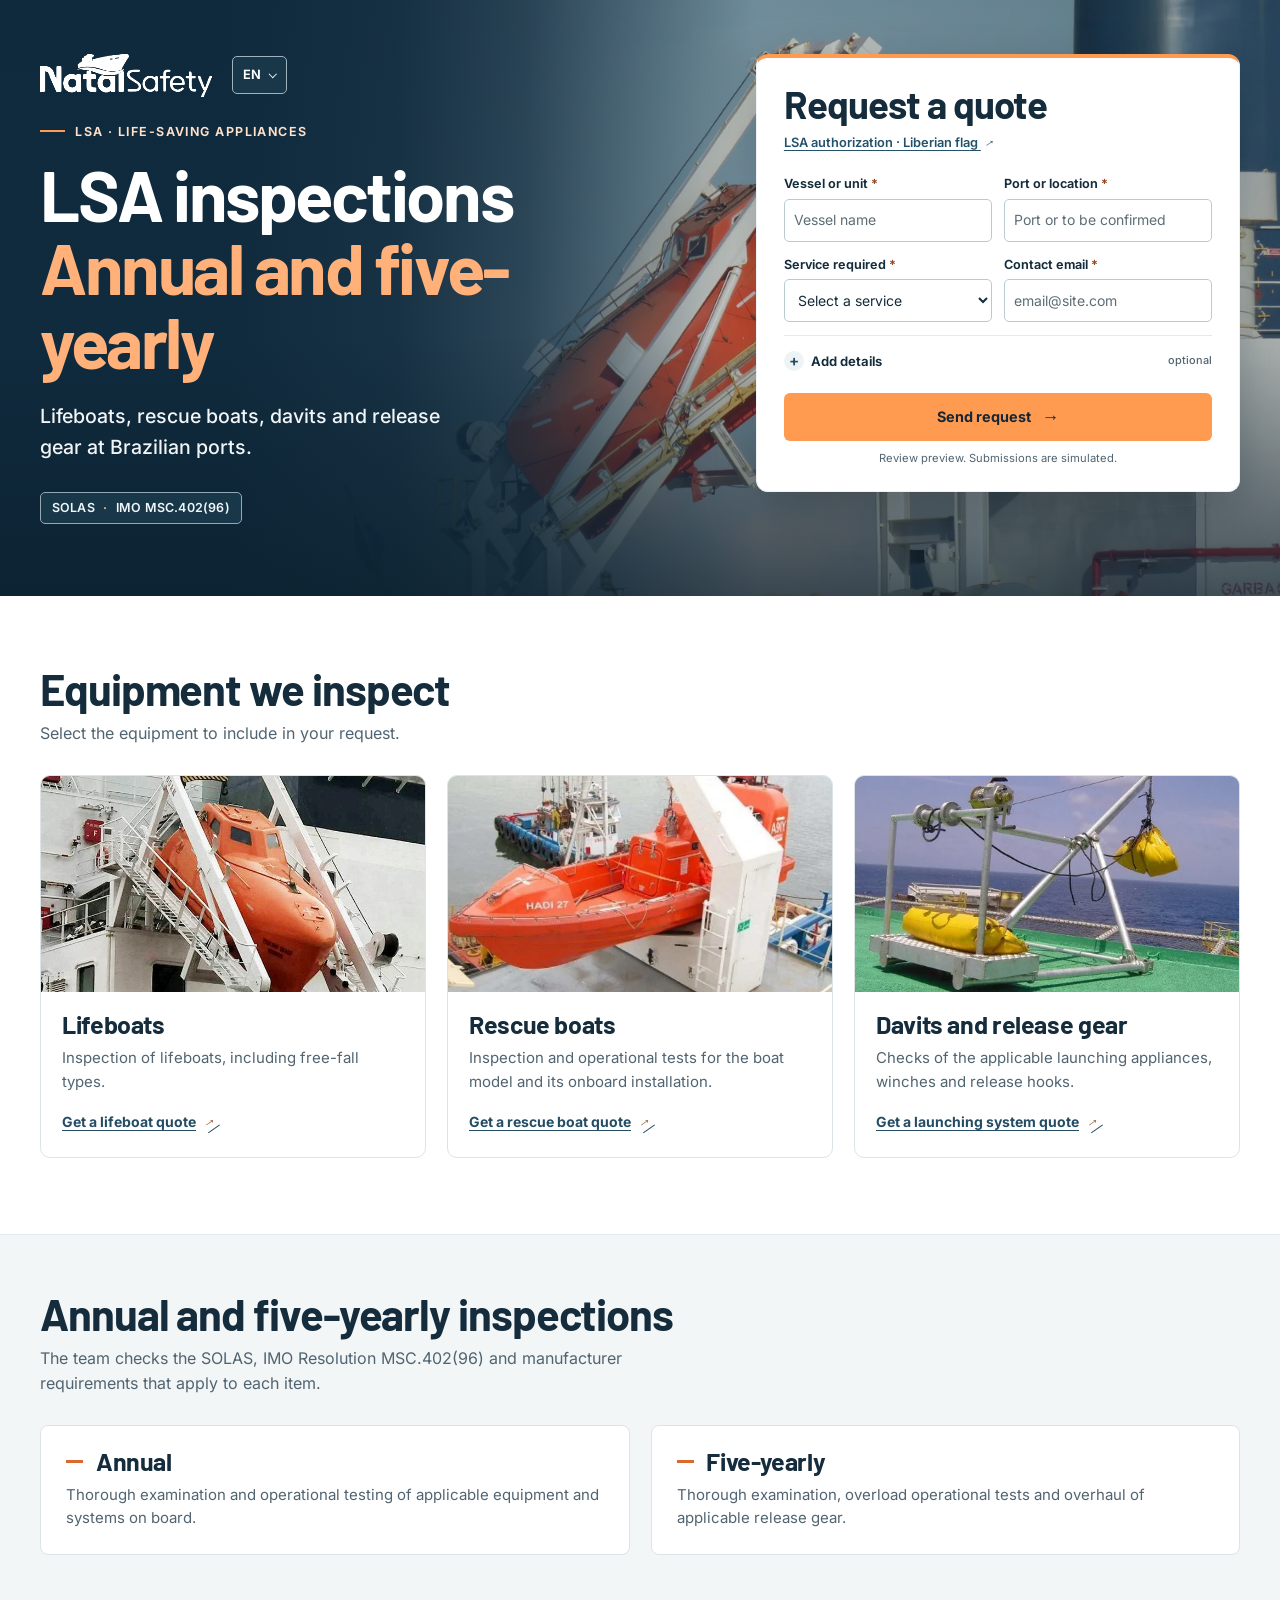
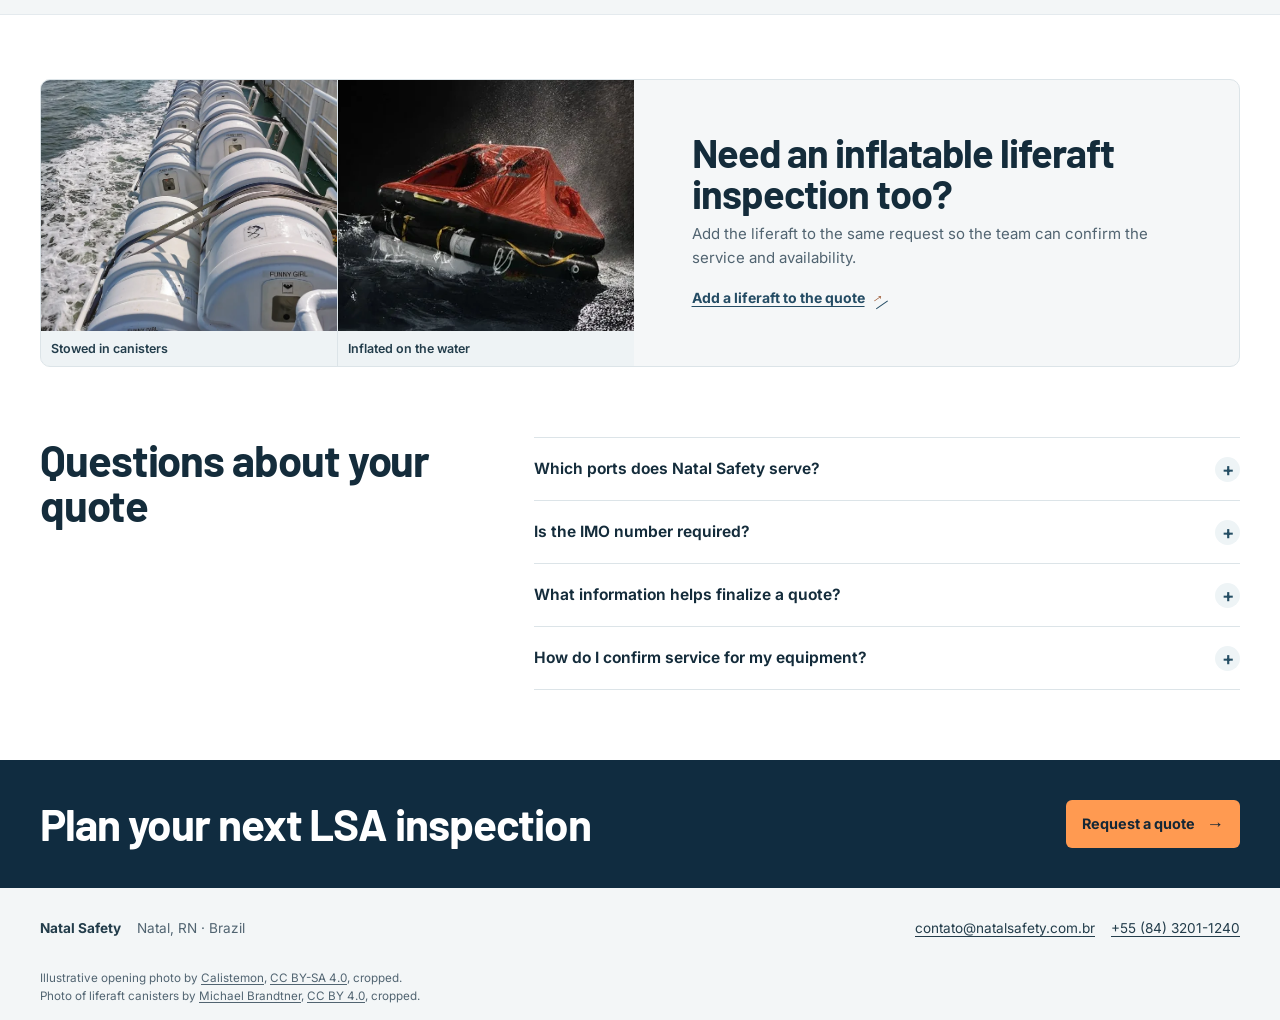
<file: index.html>
<!doctype html>
<html lang="pt-BR" data-detect-language="true">
<head>
  <meta charset="utf-8">
  <meta name="viewport" content="width=device-width, initial-scale=1">
  <title>Inspeções LSA anuais e quinquenais | Natal Safety</title>
  <meta name="description" content="Solicite orçamento para inspeções anuais e quinquenais de baleeiras, botes de resgate, turcos e mecanismos de liberação em portos brasileiros.">
  <meta name="theme-color" content="#102c40">
  <link rel="icon" href="./assets/icon.png" type="image/png">
  <link rel="stylesheet" href="./styles.css">
  <script defer src="./language.js"></script>
  <script defer src="./lead-form.js"></script>
</head>
<body>
  <a class="skip-link" href="#principal">Ir para o conteúdo</a>
  <main id="principal">
    <section class="hero" id="inicio" aria-labelledby="titulo">
      <picture class="hero-media">
        <source media="(max-width: 700px)" srcset="./assets/hero-lsa-mobile-600.webp 600w, ./assets/hero-lsa-mobile-1000.webp 1000w" sizes="100vw">
        <img src="./assets/hero-lsa-1440.webp" srcset="./assets/hero-lsa-1440.webp 1440w, ./assets/hero-lsa-2200.webp 2200w" sizes="90vw" width="1440" height="774" alt="" fetchpriority="high">
      </picture>
      <div class="wrap hero-grid">
        <div class="hero-copy">
          <div class="hero-brand-row">
            <img class="hero-logo" src="./assets/natal-safety.webp" alt="Natal Safety" width="390" height="97">
            <details class="language-menu">
              <summary aria-label="Idioma · PT">PT</summary>
              <nav aria-label="Idioma"><a href="./pt/" lang="pt-BR" hreflang="pt-BR" data-language="pt" aria-current="page">Português</a><a href="./en/" lang="en" hreflang="en" data-language="en">English</a><a href="./es/" lang="es" hreflang="es" data-language="es">Español</a><a href="./ja/" lang="ja" hreflang="ja" data-language="ja">日本語</a><a href="./ko/" lang="ko" hreflang="ko" data-language="ko">한국어</a><a href="./zh/" lang="zh-Hans" hreflang="zh-Hans" data-language="zh">简体中文</a></nav>
            </details>
          </div>
          <p class="eyebrow" lang="en">LSA · Life-Saving Appliances</p>
          <h1 id="titulo">Inspeções LSA <span>anuais e quinquenais</span></h1>
          <p class="hero-intro">Baleeiras, botes de resgate, turcos e mecanismos de liberação em portos brasileiros.</p>
          <p class="hero-standard">SOLAS <span aria-hidden="true">·</span> IMO MSC.402(96)</p>
        </div>

        <section class="quote-card" id="orcamento" tabindex="-1" aria-labelledby="form-title">
          <h2 id="form-title">Solicitar orçamento</h2>
          <p class="quote-credential"><a href="https://www.liscr.com/maritime/regulations-and-standards/authorized-lifeboat-service-providers" target="_blank" rel="noopener">Autorização LSA · Bandeira liberiana <span aria-hidden="true">→</span></a></p>

          <form id="lead-form" method="post" data-endpoint="">
            <div class="form-grid">
              <label class="field">
                <span>Embarcação ou unidade <span class="required" aria-hidden="true">*</span></span>
                <input name="vessel" type="text" placeholder="Nome do navio" maxlength="100" required>
              </label>
              <label class="field">
                <span>Porto ou local <span class="required" aria-hidden="true">*</span></span>
                <input name="port" type="text" placeholder="Porto ou a definir" maxlength="100" required>
              </label>
              <label class="field">
                <span>Serviço solicitado <span class="required" aria-hidden="true">*</span></span>
                <select name="inspection" required>
                  <option value="" disabled selected>Selecione</option>
                  <option value="annual">Anual</option>
                  <option value="five_yearly">Quinquenal</option>
                  <option value="annual_and_five_yearly">Anual e quinquenal</option>
                  <option value="unsure">Preciso de orientação</option>
                  <option value="liferaft">Inspeção de balsa inflável</option>
                </select>
              </label>
              <label class="field">
                <span>E-mail para contato <span class="required" aria-hidden="true">*</span></span>
                <input name="email" type="email" autocomplete="email" placeholder="email@site.com" maxlength="254" required>
              </label>
            </div>

            <details class="form-extras" id="detalhes">
              <summary>Adicionar detalhes <span class="optional" id="equipment-count" data-optional="opcional">opcional</span></summary>
              <fieldset class="equipment-options">
                <legend>Equipamentos para a cotação</legend>
                <label><input type="checkbox" name="equipment" value="lifeboat"> Baleeira</label>
                <label><input type="checkbox" name="equipment" value="rescue_boat"> Bote de resgate</label>
                <label><input type="checkbox" name="equipment" value="davit_release_gear"> Turco e mecanismo de liberação</label>
                <label><input type="checkbox" name="equipment" value="liferaft"> Balsa inflável</label>
              </fieldset>
              <div class="extra-fields">
                <label class="field">
                  <span>Número IMO</span>
                  <input name="imo" type="text" inputmode="numeric" placeholder="Número da embarcação" maxlength="20" autocomplete="off">
                </label>
                <label class="field">
                  <span>Janela da escala</span>
                  <input name="window" type="text" placeholder="Data ou ETA/ETD" maxlength="100">
                </label>
                <label class="field field-wide">
                  <span>Dados dos equipamentos</span>
                  <textarea name="notes" rows="2" maxlength="700" placeholder="Quantidade, fabricante, modelo ou outros detalhes"></textarea>
                </label>
                <label class="field">
                  <span>Empresa</span>
                  <input name="company" type="text" autocomplete="organization" maxlength="120">
                </label>
                <label class="field">
                  <span>Telefone ou WhatsApp</span>
                  <input name="phone" type="tel" autocomplete="tel" placeholder="+55" maxlength="35">
                </label>
              </div>
            </details>

            <div hidden aria-hidden="true">
              <label>Site <input name="website" type="text" autocomplete="off" tabindex="-1"></label>
            </div>
            <button class="primary-button" type="submit" disabled>Enviar solicitação <span aria-hidden="true">→</span></button>
            <p class="form-note" id="form-note">Prévia para avaliação. Envio simulado.</p>
            <p id="form-status" class="form-status" role="status" tabindex="-1" hidden></p>
            <noscript><p class="form-note">Para cotar, escreva para <a href="mailto:contato@natalsafety.com.br">contato@natalsafety.com.br</a>.</p></noscript>
          </form>
        </section>
      </div>
    </section>

    <section class="equipment-section wrap" id="equipamentos" aria-labelledby="equipment-title">
      <div class="section-heading">
        <h2 id="equipment-title">Equipamentos atendidos</h2>
        <p>Selecione o equipamento para incluí-lo no seu pedido.</p>
      </div>
      <div class="equipment-grid">
        <article class="equipment-card">
          <img src="./assets/baleeira.webp" alt="Baleeira de queda livre instalada na popa de um navio" width="700" height="700" loading="lazy" decoding="async">
          <div class="equipment-copy">
            <h3>Baleeiras</h3>
            <p>Inspeção de baleeiras salva-vidas, incluindo modelos de queda livre.</p>
            <a class="text-link" href="#orcamento" data-equipment="lifeboat">Cotar baleeira <span aria-hidden="true">→</span></a>
          </div>
        </article>
        <article class="equipment-card">
          <img src="./assets/bote-resgate.webp" alt="Bote de resgate laranja instalado junto a um turco" width="760" height="348" loading="lazy" decoding="async">
          <div class="equipment-copy">
            <h3>Botes de resgate</h3>
            <p>Inspeção do bote e testes operacionais conforme o modelo e a instalação a bordo.</p>
            <a class="text-link" href="#orcamento" data-equipment="rescue_boat">Cotar bote de resgate <span aria-hidden="true">→</span></a>
          </div>
        </article>
        <article class="equipment-card">
          <img src="./assets/turco-teste.webp" alt="Dispositivo de lançamento com bolsas de carga sobre o convés" width="600" height="300" loading="lazy" decoding="async">
          <div class="equipment-copy">
            <h3>Turcos e mecanismos de liberação</h3>
            <p>Verificação dos dispositivos de lançamento, guinchos e ganchos de liberação aplicáveis.</p>
            <a class="text-link" href="#orcamento" data-equipment="davit_release_gear">Cotar sistemas de lançamento <span aria-hidden="true">→</span></a>
          </div>
        </article>
      </div>
    </section>

    <section class="inspection-section" id="inspecoes" aria-labelledby="inspection-title">
      <div class="wrap">
        <div class="section-heading">
          <h2 id="inspection-title">Inspeção anual e quinquenal</h2>
          <p>A equipe verifica os requisitos da SOLAS, da Resolução IMO MSC.402(96) e do fabricante aplicáveis a cada equipamento.</p>
        </div>
        <div class="inspection-grid">
          <article>
            <h3>Anual</h3>
            <p>Exame detalhado e testes operacionais dos equipamentos e sistemas aplicáveis a bordo.</p>
          </article>
          <article>
            <h3>Quinquenal</h3>
            <p>Exame detalhado, testes operacionais com sobrecarga e revisão dos mecanismos de liberação aplicáveis.</p>
          </article>
        </div>
      </div>
    </section>

    <section class="wrap complementary-wrap" aria-labelledby="liferaft-title">
      <div class="complementary">
        <div class="liferaft-views">
          <figure>
            <img src="./assets/balsa-fechada.webp" alt="Contêineres cilíndricos brancos fixados ao convés do navio" width="690" height="920" loading="lazy" decoding="async">
            <figcaption>Fechada no contêiner</figcaption>
          </figure>
          <figure>
            <img src="./assets/balsa.webp" alt="Balsa salva-vidas inflada com cobertura laranja na água" width="566" height="378" loading="lazy" decoding="async">
            <figcaption>Aberta na água</figcaption>
          </figure>
        </div>
        <div class="complementary-copy">
          <h2 id="liferaft-title">Também precisa de inspeção em balsa inflável?</h2>
          <p>Inclua a balsa salva-vidas na mesma solicitação para a equipe confirmar o serviço e a disponibilidade.</p>
          <a class="text-link" href="#orcamento" data-equipment="liferaft">Incluir balsa na cotação <span aria-hidden="true">→</span></a>
        </div>
      </div>
    </section>

    <section class="faq-section wrap" id="duvidas" aria-labelledby="faq-title">
      <div class="section-heading">
        <h2 id="faq-title">Dúvidas sobre a cotação</h2>
      </div>
      <div class="faq-list">
        <details>
          <summary>Em quais portos a Natal Safety atende?</summary>
          <p>A Natal Safety atende em portos brasileiros. Informe o porto e a janela da escala, se já souber, para a equipe confirmar a disponibilidade.</p>
        </details>
        <details>
          <summary>O número IMO é obrigatório?</summary>
          <p>O IMO é opcional. Você pode iniciar o pedido com o nome da embarcação ou unidade e complementar os dados depois.</p>
        </details>
        <details>
          <summary>Quais dados ajudam a fechar a cotação?</summary>
          <p>Tipo e quantidade de equipamentos, fabricante, modelo, bandeira, classificadora e janela de atendimento ajudam a equipe a confirmar o escopo. Se disponíveis, tenha também o relatório anterior e a foto da plaqueta do equipamento.</p>
        </details>
        <details>
          <summary>Como confirmar o atendimento para meu equipamento?</summary>
          <p>Informe o fabricante e o modelo para a equipe verificar as autorizações aplicáveis ao equipamento, à bandeira e à classificadora.</p>
        </details>
      </div>
    </section>

    <section class="bottom-cta" aria-label="Orçamento de inspeção LSA">
      <div class="wrap bottom-inner">
        <h2>Programe sua próxima inspeção LSA</h2>
        <a class="primary-button" href="#orcamento">Solicitar orçamento <span aria-hidden="true">→</span></a>
      </div>
    </section>
  </main>

  <footer class="site-footer">
    <div class="wrap footer-inner">
      <p><strong>Natal Safety</strong> <span>Natal, RN · Brasil</span></p>
      <div>
        <a href="mailto:contato@natalsafety.com.br">contato@natalsafety.com.br</a>
        <a href="tel:+558432011240">+55 (84) 3201-1240</a>
      </div>
    </div>
    <p class="wrap photo-credit">Foto de abertura ilustrativa por <a href="https://commons.wikimedia.org/wiki/File:Freefall_lifeboat_of_the_Bulk_carrier_Queen_Sapphire_at_the_Kwinana_Bulk_Terminal,_June_2024_02.jpg">Calistemon</a>, <a href="https://creativecommons.org/licenses/by-sa/4.0/">CC BY-SA 4.0</a>, com recorte.</p>
    <p class="wrap photo-credit">Foto das balsas em contêineres por <a href="https://commons.wikimedia.org/wiki/File:Rettungsinseln_der_Funny_Girl.jpg">Michael Brandtner</a>, <a href="https://creativecommons.org/licenses/by/4.0/">CC BY 4.0</a>, com recorte.</p>
  </footer>
  <script id="form-messages" type="application/json">{"dataUse":"Seus dados serão usados para responder à solicitação.","oneEquipment":"1 equipamento selecionado","manyEquipment":"{count} equipamentos selecionados","required":"Preencha este campo.","requiredService":"Selecione um serviço.","invalidEmail":"Informe um endereço de e-mail válido.","invalidImo":"Digite o número IMO com 7 ou 8 dígitos, ou deixe este campo em branco.","preview":"Teste concluído. O envio foi simulado.","success":"Pedido recebido. A equipe da Natal Safety retornará pelo e-mail informado.","error":"O envio falhou. Tente novamente ou escreva para contato@natalsafety.com.br."}</script>
</body>
</html>
</file>
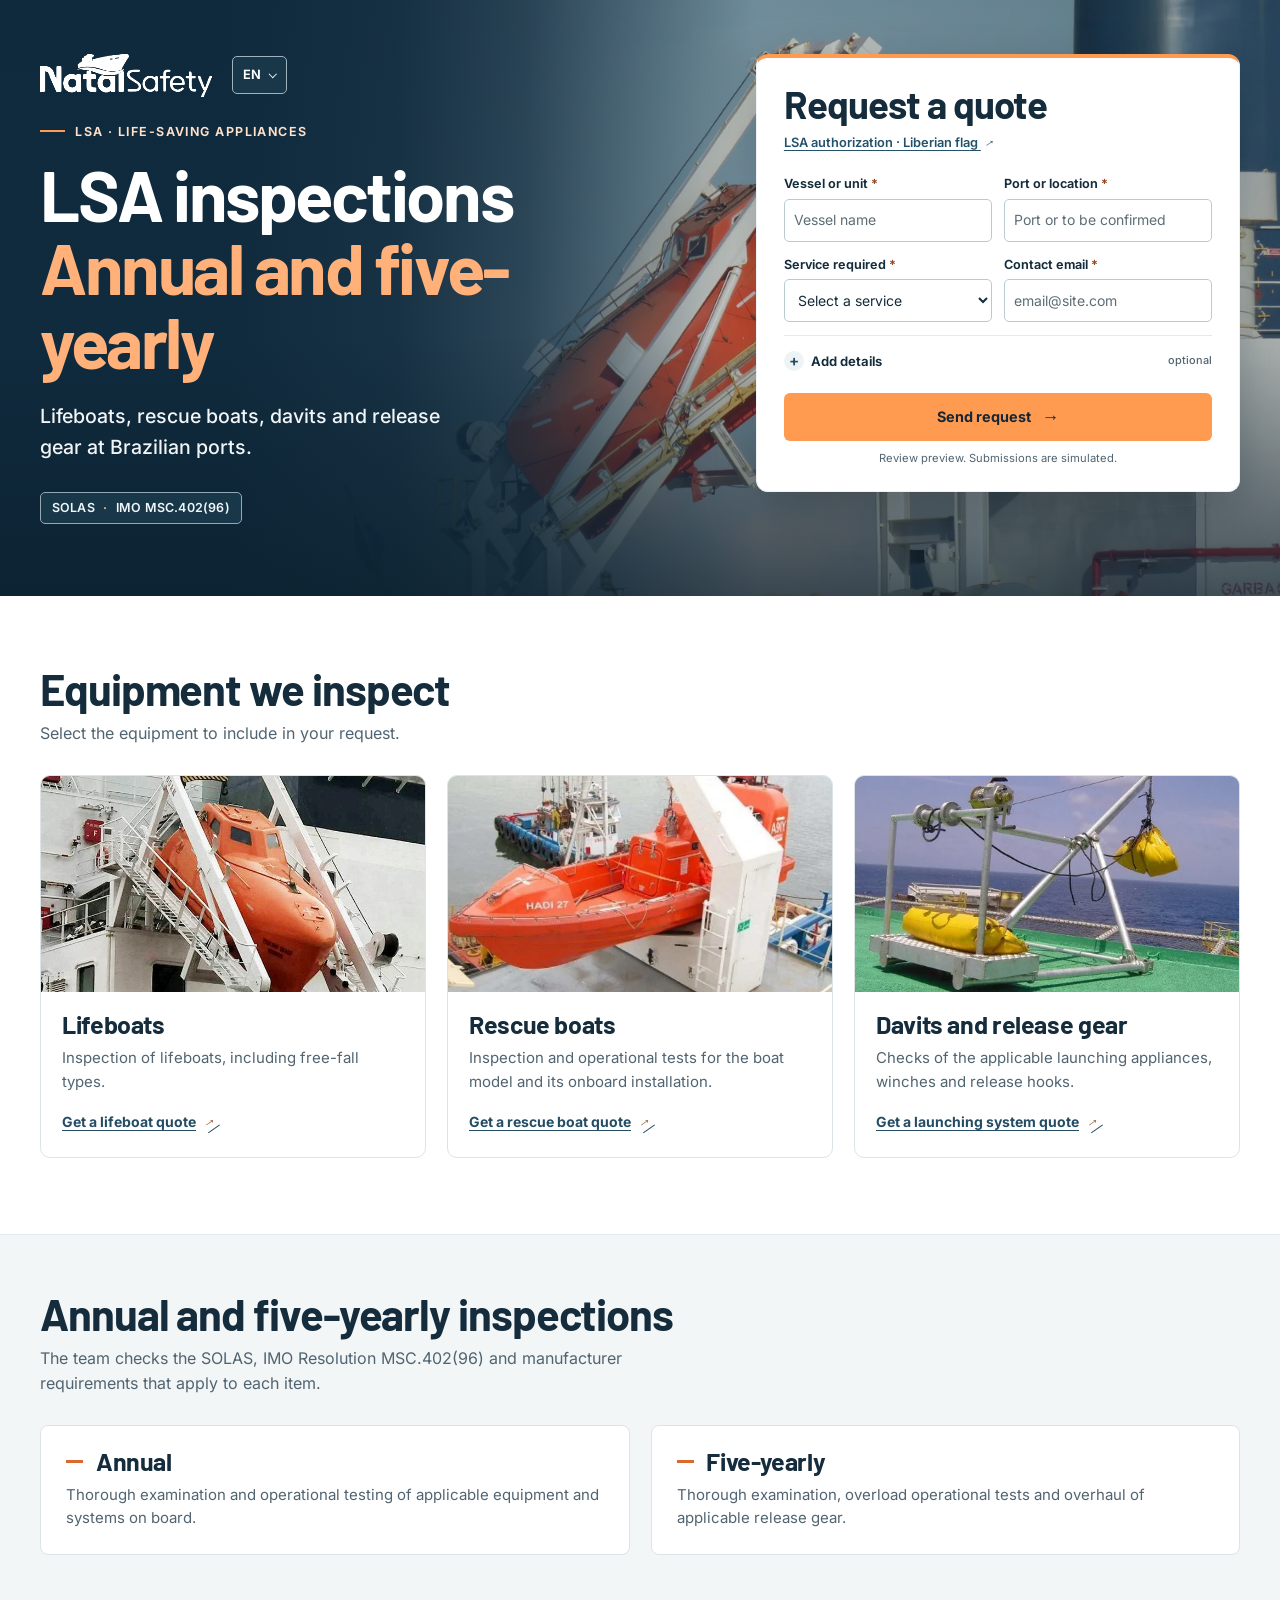
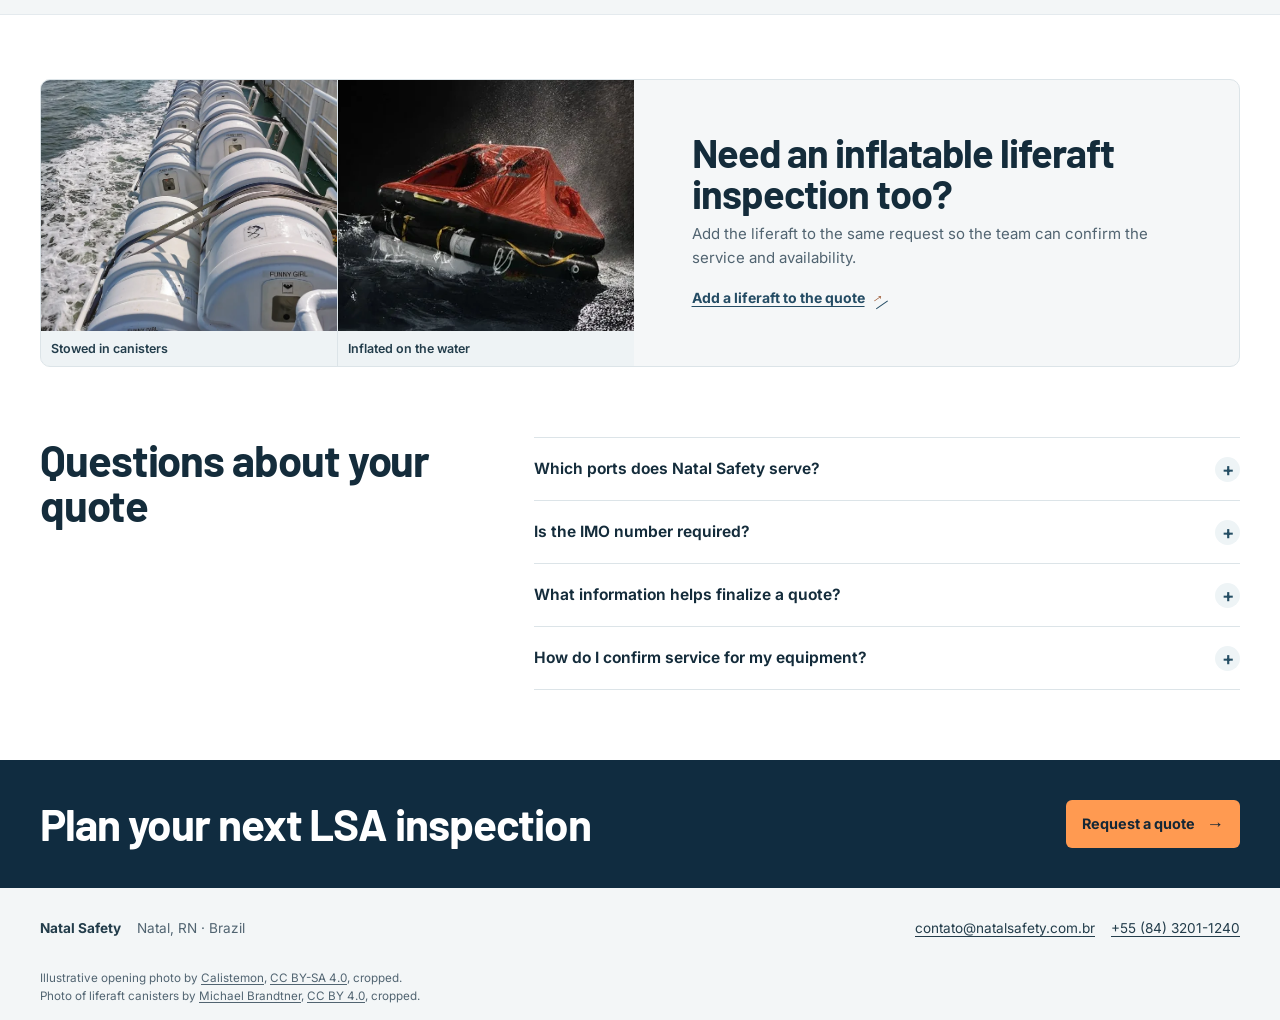
<file: en/index.html>
<!doctype html>
<html lang="en">
<head>
  <meta charset="utf-8">
  <meta name="viewport" content="width=device-width, initial-scale=1">
  <title>Annual and five-yearly LSA inspections | Natal Safety</title>
  <meta name="description" content="Request a quote for annual and five-yearly inspections of lifeboats, rescue boats, davits and release gear at Brazilian ports.">
  <meta name="theme-color" content="#102c40">
  <link rel="icon" href="../assets/icon.png" type="image/png">
  <link rel="stylesheet" href="../styles.css">
  <script defer src="../language.js"></script>
  <script defer src="../lead-form.js"></script>
</head>
<body>
  <a class="skip-link" href="#principal">Skip to content</a>
  <main id="principal">
    <section class="hero" id="inicio" aria-labelledby="titulo">
      <picture class="hero-media">
        <source media="(max-width: 700px)" srcset="../assets/hero-lsa-mobile-600.webp 600w, ../assets/hero-lsa-mobile-1000.webp 1000w" sizes="100vw">
        <img src="../assets/hero-lsa-1440.webp" srcset="../assets/hero-lsa-1440.webp 1440w, ../assets/hero-lsa-2200.webp 2200w" sizes="90vw" width="1440" height="774" alt="" fetchpriority="high">
      </picture>
      <div class="wrap hero-grid">
        <div class="hero-copy">
          <div class="hero-brand-row">
            <img class="hero-logo" src="../assets/natal-safety.webp" alt="Natal Safety" width="390" height="97">
            <details class="language-menu">
              <summary aria-label="Language · EN">EN</summary>
              <nav aria-label="Language"><a href="../pt/" lang="pt-BR" hreflang="pt-BR" data-language="pt">Português</a><a href="../en/" lang="en" hreflang="en" data-language="en" aria-current="page">English</a><a href="../es/" lang="es" hreflang="es" data-language="es">Español</a><a href="../ja/" lang="ja" hreflang="ja" data-language="ja">日本語</a><a href="../ko/" lang="ko" hreflang="ko" data-language="ko">한국어</a><a href="../zh/" lang="zh-Hans" hreflang="zh-Hans" data-language="zh">简体中文</a></nav>
            </details>
          </div>
          <p class="eyebrow" lang="en">LSA · Life-Saving Appliances</p>
          <h1 id="titulo">LSA inspections <span>Annual and five-yearly</span></h1>
          <p class="hero-intro">Lifeboats, rescue boats, davits and release gear at Brazilian ports.</p>
          <p class="hero-standard">SOLAS <span aria-hidden="true">·</span> IMO MSC.402(96)</p>
        </div>

        <section class="quote-card" id="orcamento" tabindex="-1" aria-labelledby="form-title">
          <h2 id="form-title">Request a quote</h2>
          <p class="quote-credential"><a href="https://www.liscr.com/maritime/regulations-and-standards/authorized-lifeboat-service-providers" target="_blank" rel="noopener">LSA authorization · Liberian flag <span aria-hidden="true">→</span></a></p>

          <form id="lead-form" method="post" data-endpoint="">
            <div class="form-grid">
              <label class="field">
                <span>Vessel or unit <span class="required" aria-hidden="true">*</span></span>
                <input name="vessel" type="text" placeholder="Vessel name" maxlength="100" required>
              </label>
              <label class="field">
                <span>Port or location <span class="required" aria-hidden="true">*</span></span>
                <input name="port" type="text" placeholder="Port or to be confirmed" maxlength="100" required>
              </label>
              <label class="field">
                <span>Service required <span class="required" aria-hidden="true">*</span></span>
                <select name="inspection" required>
                  <option value="" disabled selected>Select a service</option>
                  <option value="annual">Annual</option>
                  <option value="five_yearly">Five-yearly</option>
                  <option value="annual_and_five_yearly">Annual and five-yearly</option>
                  <option value="unsure">I need guidance</option>
                  <option value="liferaft">Inflatable liferaft inspection</option>
                </select>
              </label>
              <label class="field">
                <span>Contact email <span class="required" aria-hidden="true">*</span></span>
                <input name="email" type="email" autocomplete="email" placeholder="email@site.com" maxlength="254" required>
              </label>
            </div>

            <details class="form-extras" id="detalhes">
              <summary>Add details <span class="optional" id="equipment-count" data-optional="optional">optional</span></summary>
              <fieldset class="equipment-options">
                <legend>Equipment to include</legend>
                <label><input type="checkbox" name="equipment" value="lifeboat"> Lifeboat</label>
                <label><input type="checkbox" name="equipment" value="rescue_boat"> Rescue boat</label>
                <label><input type="checkbox" name="equipment" value="davit_release_gear"> Davit and release gear</label>
                <label><input type="checkbox" name="equipment" value="liferaft"> Inflatable liferaft</label>
              </fieldset>
              <div class="extra-fields">
                <label class="field">
                  <span>IMO number</span>
                  <input name="imo" type="text" inputmode="numeric" placeholder="Vessel IMO number" maxlength="20" autocomplete="off">
                </label>
                <label class="field">
                  <span>Port call window</span>
                  <input name="window" type="text" placeholder="Date or ETA/ETD" maxlength="100">
                </label>
                <label class="field field-wide">
                  <span>Equipment details</span>
                  <textarea name="notes" rows="2" maxlength="700" placeholder="Quantity, manufacturer, model or other details"></textarea>
                </label>
                <label class="field">
                  <span>Company</span>
                  <input name="company" type="text" autocomplete="organization" maxlength="120">
                </label>
                <label class="field">
                  <span>Phone or WhatsApp</span>
                  <input name="phone" type="tel" autocomplete="tel" placeholder="+55" maxlength="35">
                </label>
              </div>
            </details>

            <div hidden aria-hidden="true">
              <label>Site <input name="website" type="text" autocomplete="off" tabindex="-1"></label>
            </div>
            <button class="primary-button" type="submit" disabled>Send request <span aria-hidden="true">→</span></button>
            <p class="form-note" id="form-note">Review preview. Submissions are simulated.</p>
            <p id="form-status" class="form-status" role="status" tabindex="-1" hidden></p>
            <noscript><p class="form-note">To request a quote, email <a href="mailto:contato@natalsafety.com.br">contato@natalsafety.com.br</a>.</p></noscript>
          </form>
        </section>
      </div>
    </section>

    <section class="equipment-section wrap" id="equipamentos" aria-labelledby="equipment-title">
      <div class="section-heading">
        <h2 id="equipment-title">Equipment we inspect</h2>
        <p>Select the equipment to include in your request.</p>
      </div>
      <div class="equipment-grid">
        <article class="equipment-card">
          <img src="../assets/baleeira.webp" alt="Free-fall lifeboat mounted at the stern of a ship" width="700" height="700" loading="lazy" decoding="async">
          <div class="equipment-copy">
            <h3>Lifeboats</h3>
            <p>Inspection of lifeboats, including free-fall types.</p>
            <a class="text-link" href="#orcamento" data-equipment="lifeboat">Get a lifeboat quote <span aria-hidden="true">→</span></a>
          </div>
        </article>
        <article class="equipment-card">
          <img src="../assets/bote-resgate.webp" alt="Orange rescue boat mounted alongside a davit" width="760" height="348" loading="lazy" decoding="async">
          <div class="equipment-copy">
            <h3>Rescue boats</h3>
            <p>Inspection and operational tests for the boat model and its onboard installation.</p>
            <a class="text-link" href="#orcamento" data-equipment="rescue_boat">Get a rescue boat quote <span aria-hidden="true">→</span></a>
          </div>
        </article>
        <article class="equipment-card">
          <img src="../assets/turco-teste.webp" alt="Launching appliance with load test bags on deck" width="600" height="300" loading="lazy" decoding="async">
          <div class="equipment-copy">
            <h3>Davits and release gear</h3>
            <p>Checks of the applicable launching appliances, winches and release hooks.</p>
            <a class="text-link" href="#orcamento" data-equipment="davit_release_gear">Get a launching system quote <span aria-hidden="true">→</span></a>
          </div>
        </article>
      </div>
    </section>

    <section class="inspection-section" id="inspecoes" aria-labelledby="inspection-title">
      <div class="wrap">
        <div class="section-heading">
          <h2 id="inspection-title">Annual and five-yearly inspections</h2>
          <p>The team checks the SOLAS, IMO Resolution MSC.402(96) and manufacturer requirements that apply to each item.</p>
        </div>
        <div class="inspection-grid">
          <article>
            <h3>Annual</h3>
            <p>Thorough examination and operational testing of applicable equipment and systems on board.</p>
          </article>
          <article>
            <h3>Five-yearly</h3>
            <p>Thorough examination, overload operational tests and overhaul of applicable release gear.</p>
          </article>
        </div>
      </div>
    </section>

    <section class="wrap complementary-wrap" aria-labelledby="liferaft-title">
      <div class="complementary">
        <div class="liferaft-views">
          <figure>
            <img src="../assets/balsa-fechada.webp" alt="White cylindrical liferaft canisters secured to a ship deck" width="690" height="920" loading="lazy" decoding="async">
            <figcaption>Stowed in canisters</figcaption>
          </figure>
          <figure>
            <img src="../assets/balsa.webp" alt="Inflated liferaft with an orange canopy on the water" width="566" height="378" loading="lazy" decoding="async">
            <figcaption>Inflated on the water</figcaption>
          </figure>
        </div>
        <div class="complementary-copy">
          <h2 id="liferaft-title">Need an inflatable liferaft inspection too?</h2>
          <p>Add the liferaft to the same request so the team can confirm the service and availability.</p>
          <a class="text-link" href="#orcamento" data-equipment="liferaft">Add a liferaft to the quote <span aria-hidden="true">→</span></a>
        </div>
      </div>
    </section>

    <section class="faq-section wrap" id="duvidas" aria-labelledby="faq-title">
      <div class="section-heading">
        <h2 id="faq-title">Questions about your quote</h2>
      </div>
      <div class="faq-list">
        <details>
          <summary>Which ports does Natal Safety serve?</summary>
          <p>Natal Safety serves Brazilian ports. Share the port and, if you know it, the port call window so the team can confirm availability.</p>
        </details>
        <details>
          <summary>Is the IMO number required?</summary>
          <p>The IMO number is optional. Start with the vessel or unit name and add more information later.</p>
        </details>
        <details>
          <summary>What information helps finalize a quote?</summary>
          <p>Equipment types and quantities, manufacturer, model, flag, classification society and service window help define the scope. Have the previous service report and a photo of the equipment nameplate ready if available.</p>
        </details>
        <details>
          <summary>How do I confirm service for my equipment?</summary>
          <p>Share the manufacturer and model so the team can check the approvals that apply to the equipment, flag and classification society.</p>
        </details>
      </div>
    </section>

    <section class="bottom-cta" aria-label="LSA inspection quote">
      <div class="wrap bottom-inner">
        <h2>Plan your next LSA inspection</h2>
        <a class="primary-button" href="#orcamento">Request a quote <span aria-hidden="true">→</span></a>
      </div>
    </section>
  </main>

  <footer class="site-footer">
    <div class="wrap footer-inner">
      <p><strong>Natal Safety</strong> <span>Natal, RN · Brazil</span></p>
      <div>
        <a href="mailto:contato@natalsafety.com.br">contato@natalsafety.com.br</a>
        <a href="tel:+558432011240">+55 (84) 3201-1240</a>
      </div>
    </div>
    <p class="wrap photo-credit">Illustrative opening photo by <a href="https://commons.wikimedia.org/wiki/File:Freefall_lifeboat_of_the_Bulk_carrier_Queen_Sapphire_at_the_Kwinana_Bulk_Terminal,_June_2024_02.jpg">Calistemon</a>, <a href="https://creativecommons.org/licenses/by-sa/4.0/">CC BY-SA 4.0</a>, cropped.</p>
    <p class="wrap photo-credit">Photo of liferaft canisters by <a href="https://commons.wikimedia.org/wiki/File:Rettungsinseln_der_Funny_Girl.jpg">Michael Brandtner</a>, <a href="https://creativecommons.org/licenses/by/4.0/">CC BY 4.0</a>, cropped.</p>
  </footer>
  <script id="form-messages" type="application/json">{"dataUse":"Your details will be used to respond to your request.","oneEquipment":"1 item selected","manyEquipment":"{count} items selected","required":"Fill in this field.","requiredService":"Select a service.","invalidEmail":"Enter a valid email address.","invalidImo":"Enter a 7- or 8-digit IMO number, or leave this field blank.","preview":"Test complete. The submission was simulated.","success":"Request received. Natal Safety will reply to the email address you entered.","error":"Your request could not be sent. Try again or email contato@natalsafety.com.br."}</script>
</body>
</html>
</file>
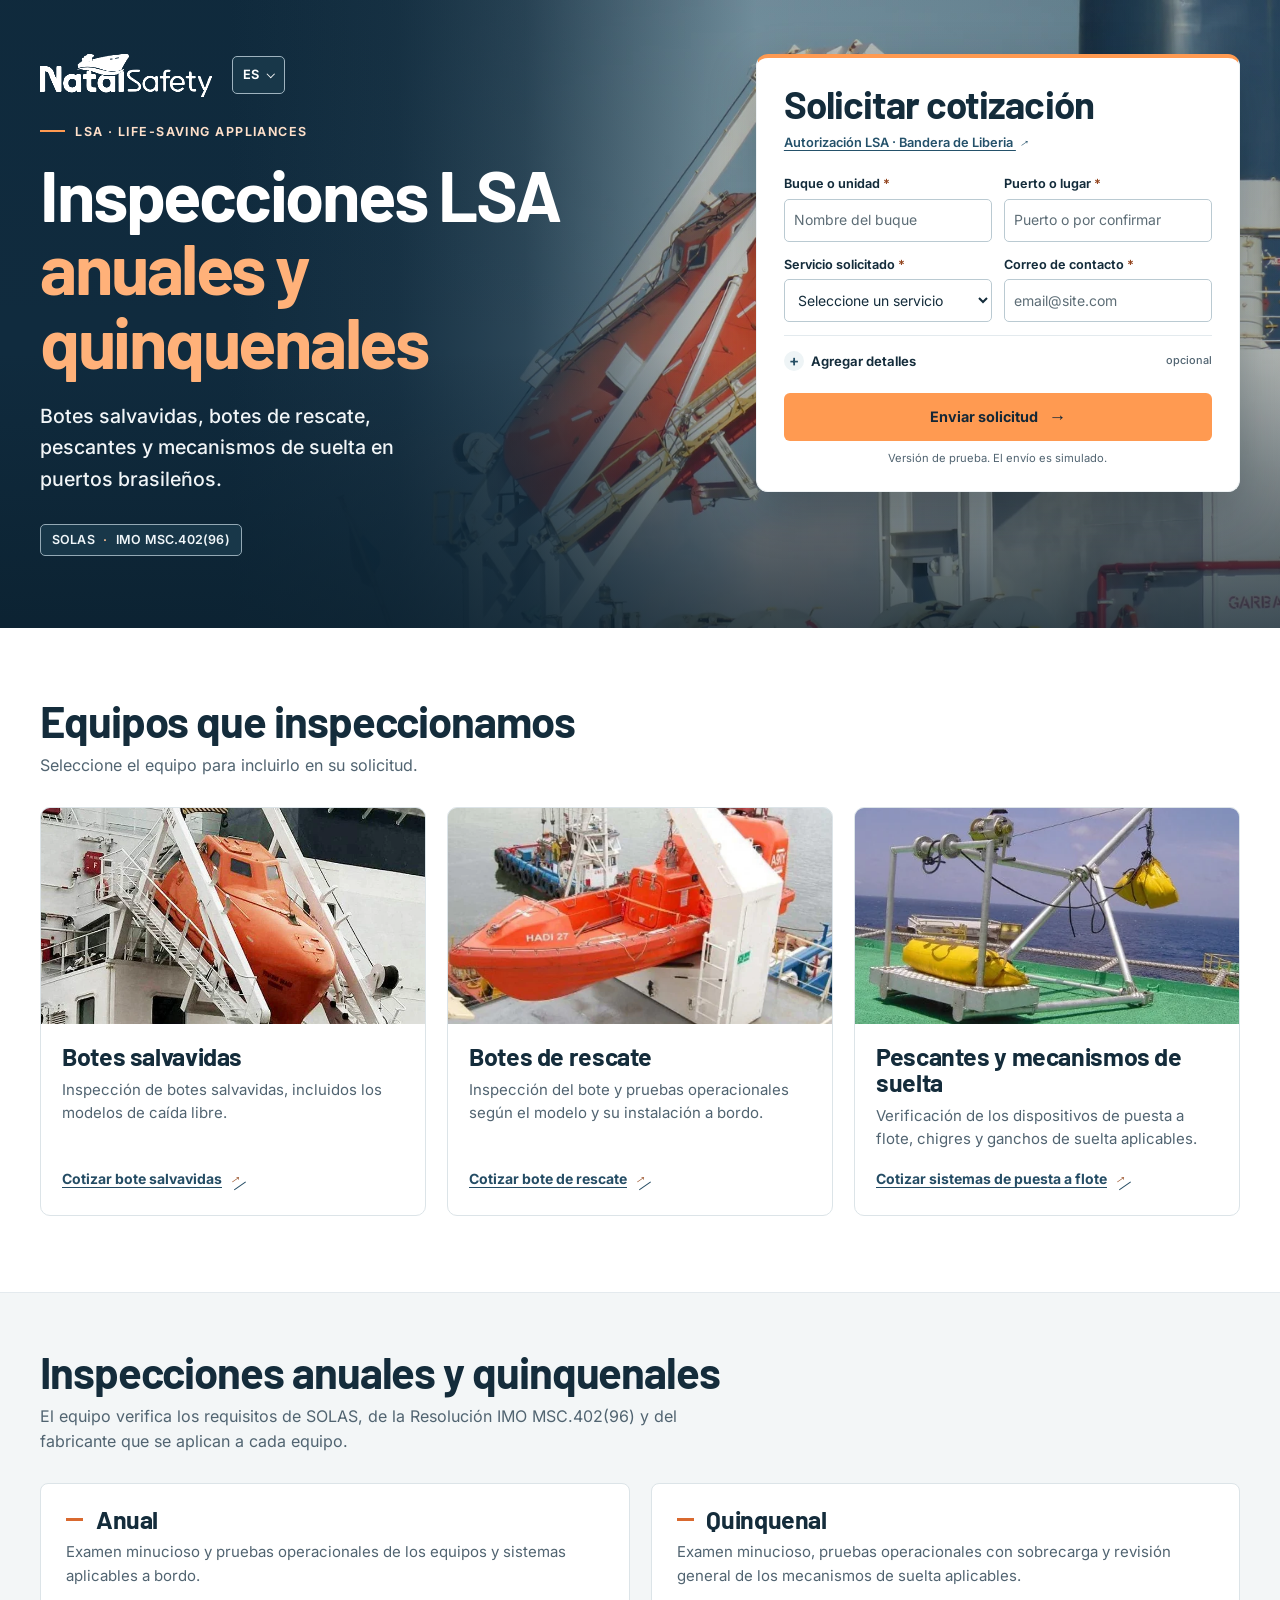
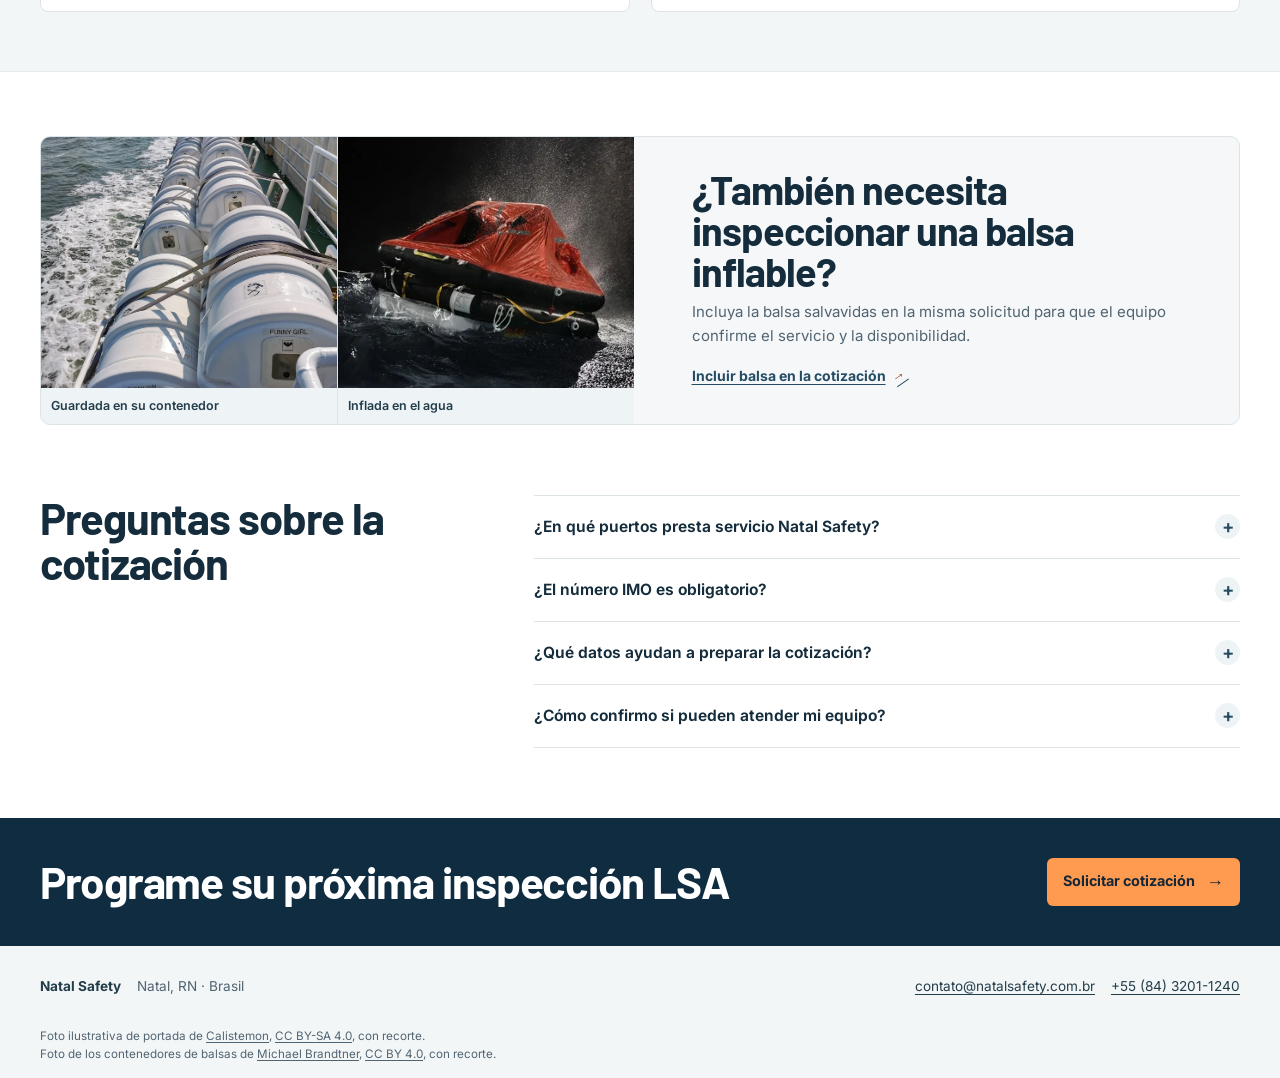
<file: es/index.html>
<!doctype html>
<html lang="es">
<head>
  <meta charset="utf-8">
  <meta name="viewport" content="width=device-width, initial-scale=1">
  <title>Inspecciones LSA anuales y quinquenales | Natal Safety</title>
  <meta name="description" content="Solicite una cotización para inspecciones anuales y quinquenales de botes salvavidas, botes de rescate, pescantes y mecanismos de suelta en puertos brasileños.">
  <meta name="theme-color" content="#102c40">
  <link rel="icon" href="../assets/icon.png" type="image/png">
  <link rel="stylesheet" href="../styles.css">
  <script defer src="../language.js"></script>
  <script defer src="../lead-form.js"></script>
</head>
<body>
  <a class="skip-link" href="#principal">Ir al contenido</a>
  <main id="principal">
    <section class="hero" id="inicio" aria-labelledby="titulo">
      <picture class="hero-media">
        <source media="(max-width: 700px)" srcset="../assets/hero-lsa-mobile-600.webp 600w, ../assets/hero-lsa-mobile-1000.webp 1000w" sizes="100vw">
        <img src="../assets/hero-lsa-1440.webp" srcset="../assets/hero-lsa-1440.webp 1440w, ../assets/hero-lsa-2200.webp 2200w" sizes="90vw" width="1440" height="774" alt="" fetchpriority="high">
      </picture>
      <div class="wrap hero-grid">
        <div class="hero-copy">
          <div class="hero-brand-row">
            <img class="hero-logo" src="../assets/natal-safety.webp" alt="Natal Safety" width="390" height="97">
            <details class="language-menu">
              <summary aria-label="Idioma · ES">ES</summary>
              <nav aria-label="Idioma"><a href="../pt/" lang="pt-BR" hreflang="pt-BR" data-language="pt">Português</a><a href="../en/" lang="en" hreflang="en" data-language="en">English</a><a href="../es/" lang="es" hreflang="es" data-language="es" aria-current="page">Español</a><a href="../ja/" lang="ja" hreflang="ja" data-language="ja">日本語</a><a href="../ko/" lang="ko" hreflang="ko" data-language="ko">한국어</a><a href="../zh/" lang="zh-Hans" hreflang="zh-Hans" data-language="zh">简体中文</a></nav>
            </details>
          </div>
          <p class="eyebrow" lang="en">LSA · Life-Saving Appliances</p>
          <h1 id="titulo">Inspecciones LSA <span>anuales y quinquenales</span></h1>
          <p class="hero-intro">Botes salvavidas, botes de rescate, pescantes y mecanismos de suelta en puertos brasileños.</p>
          <p class="hero-standard">SOLAS <span aria-hidden="true">·</span> IMO MSC.402(96)</p>
        </div>

        <section class="quote-card" id="orcamento" tabindex="-1" aria-labelledby="form-title">
          <h2 id="form-title">Solicitar cotización</h2>
          <p class="quote-credential"><a href="https://www.liscr.com/maritime/regulations-and-standards/authorized-lifeboat-service-providers" target="_blank" rel="noopener">Autorización LSA · Bandera de Liberia <span aria-hidden="true">→</span></a></p>

          <form id="lead-form" method="post" data-endpoint="">
            <div class="form-grid">
              <label class="field">
                <span>Buque o unidad <span class="required" aria-hidden="true">*</span></span>
                <input name="vessel" type="text" placeholder="Nombre del buque" maxlength="100" required>
              </label>
              <label class="field">
                <span>Puerto o lugar <span class="required" aria-hidden="true">*</span></span>
                <input name="port" type="text" placeholder="Puerto o por confirmar" maxlength="100" required>
              </label>
              <label class="field">
                <span>Servicio solicitado <span class="required" aria-hidden="true">*</span></span>
                <select name="inspection" required>
                  <option value="" disabled selected>Seleccione un servicio</option>
                  <option value="annual">Anual</option>
                  <option value="five_yearly">Quinquenal</option>
                  <option value="annual_and_five_yearly">Anual y quinquenal</option>
                  <option value="unsure">Necesito orientación</option>
                  <option value="liferaft">Inspección de balsa inflable</option>
                </select>
              </label>
              <label class="field">
                <span>Correo de contacto <span class="required" aria-hidden="true">*</span></span>
                <input name="email" type="email" autocomplete="email" placeholder="email@site.com" maxlength="254" required>
              </label>
            </div>

            <details class="form-extras" id="detalhes">
              <summary>Agregar detalles <span class="optional" id="equipment-count" data-optional="opcional">opcional</span></summary>
              <fieldset class="equipment-options">
                <legend>Equipos para la cotización</legend>
                <label><input type="checkbox" name="equipment" value="lifeboat"> Bote salvavidas</label>
                <label><input type="checkbox" name="equipment" value="rescue_boat"> Bote de rescate</label>
                <label><input type="checkbox" name="equipment" value="davit_release_gear"> Pescante y mecanismo de suelta</label>
                <label><input type="checkbox" name="equipment" value="liferaft"> Balsa inflable</label>
              </fieldset>
              <div class="extra-fields">
                <label class="field">
                  <span>Número IMO</span>
                  <input name="imo" type="text" inputmode="numeric" placeholder="Número IMO del buque" maxlength="20" autocomplete="off">
                </label>
                <label class="field">
                  <span>Ventana de escala</span>
                  <input name="window" type="text" placeholder="Fecha o ETA/ETD" maxlength="100">
                </label>
                <label class="field field-wide">
                  <span>Datos de los equipos</span>
                  <textarea name="notes" rows="2" maxlength="700" placeholder="Cantidad, fabricante, modelo u otros datos"></textarea>
                </label>
                <label class="field">
                  <span>Empresa</span>
                  <input name="company" type="text" autocomplete="organization" maxlength="120">
                </label>
                <label class="field">
                  <span>Teléfono o WhatsApp</span>
                  <input name="phone" type="tel" autocomplete="tel" placeholder="+55" maxlength="35">
                </label>
              </div>
            </details>

            <div hidden aria-hidden="true">
              <label>Site <input name="website" type="text" autocomplete="off" tabindex="-1"></label>
            </div>
            <button class="primary-button" type="submit" disabled>Enviar solicitud <span aria-hidden="true">→</span></button>
            <p class="form-note" id="form-note">Versión de prueba. El envío es simulado.</p>
            <p id="form-status" class="form-status" role="status" tabindex="-1" hidden></p>
            <noscript><p class="form-note">Para solicitar una cotización, escriba a <a href="mailto:contato@natalsafety.com.br">contato@natalsafety.com.br</a>.</p></noscript>
          </form>
        </section>
      </div>
    </section>

    <section class="equipment-section wrap" id="equipamentos" aria-labelledby="equipment-title">
      <div class="section-heading">
        <h2 id="equipment-title">Equipos que inspeccionamos</h2>
        <p>Seleccione el equipo para incluirlo en su solicitud.</p>
      </div>
      <div class="equipment-grid">
        <article class="equipment-card">
          <img src="../assets/baleeira.webp" alt="Bote salvavidas de caída libre instalado en la popa de un buque" width="700" height="700" loading="lazy" decoding="async">
          <div class="equipment-copy">
            <h3>Botes salvavidas</h3>
            <p>Inspección de botes salvavidas, incluidos los modelos de caída libre.</p>
            <a class="text-link" href="#orcamento" data-equipment="lifeboat">Cotizar bote salvavidas <span aria-hidden="true">→</span></a>
          </div>
        </article>
        <article class="equipment-card">
          <img src="../assets/bote-resgate.webp" alt="Bote de rescate naranja instalado junto a un pescante" width="760" height="348" loading="lazy" decoding="async">
          <div class="equipment-copy">
            <h3>Botes de rescate</h3>
            <p>Inspección del bote y pruebas operacionales según el modelo y su instalación a bordo.</p>
            <a class="text-link" href="#orcamento" data-equipment="rescue_boat">Cotizar bote de rescate <span aria-hidden="true">→</span></a>
          </div>
        </article>
        <article class="equipment-card">
          <img src="../assets/turco-teste.webp" alt="Dispositivo de puesta a flote con bolsas de carga en cubierta" width="600" height="300" loading="lazy" decoding="async">
          <div class="equipment-copy">
            <h3>Pescantes y mecanismos de suelta</h3>
            <p>Verificación de los dispositivos de puesta a flote, chigres y ganchos de suelta aplicables.</p>
            <a class="text-link" href="#orcamento" data-equipment="davit_release_gear">Cotizar sistemas de puesta a flote <span aria-hidden="true">→</span></a>
          </div>
        </article>
      </div>
    </section>

    <section class="inspection-section" id="inspecoes" aria-labelledby="inspection-title">
      <div class="wrap">
        <div class="section-heading">
          <h2 id="inspection-title">Inspecciones anuales y quinquenales</h2>
          <p>El equipo verifica los requisitos de SOLAS, de la Resolución IMO MSC.402(96) y del fabricante que se aplican a cada equipo.</p>
        </div>
        <div class="inspection-grid">
          <article>
            <h3>Anual</h3>
            <p>Examen minucioso y pruebas operacionales de los equipos y sistemas aplicables a bordo.</p>
          </article>
          <article>
            <h3>Quinquenal</h3>
            <p>Examen minucioso, pruebas operacionales con sobrecarga y revisión general de los mecanismos de suelta aplicables.</p>
          </article>
        </div>
      </div>
    </section>

    <section class="wrap complementary-wrap" aria-labelledby="liferaft-title">
      <div class="complementary">
        <div class="liferaft-views">
          <figure>
            <img src="../assets/balsa-fechada.webp" alt="Contenedores cilíndricos blancos sujetos a la cubierta de un buque" width="690" height="920" loading="lazy" decoding="async">
            <figcaption>Guardada en su contenedor</figcaption>
          </figure>
          <figure>
            <img src="../assets/balsa.webp" alt="Balsa salvavidas inflada con cubierta naranja en el agua" width="566" height="378" loading="lazy" decoding="async">
            <figcaption>Inflada en el agua</figcaption>
          </figure>
        </div>
        <div class="complementary-copy">
          <h2 id="liferaft-title">¿También necesita inspeccionar una balsa inflable?</h2>
          <p>Incluya la balsa salvavidas en la misma solicitud para que el equipo confirme el servicio y la disponibilidad.</p>
          <a class="text-link" href="#orcamento" data-equipment="liferaft">Incluir balsa en la cotización <span aria-hidden="true">→</span></a>
        </div>
      </div>
    </section>

    <section class="faq-section wrap" id="duvidas" aria-labelledby="faq-title">
      <div class="section-heading">
        <h2 id="faq-title">Preguntas sobre la cotización</h2>
      </div>
      <div class="faq-list">
        <details>
          <summary>¿En qué puertos presta servicio Natal Safety?</summary>
          <p>Natal Safety presta servicios en puertos brasileños. Indique el puerto y, si la conoce, la ventana de escala para que el equipo confirme la disponibilidad.</p>
        </details>
        <details>
          <summary>¿El número IMO es obligatorio?</summary>
          <p>El número IMO es opcional. Puede iniciar la solicitud con el nombre del buque o de la unidad y completar los datos más adelante.</p>
        </details>
        <details>
          <summary>¿Qué datos ayudan a preparar la cotización?</summary>
          <p>El tipo y la cantidad de equipos, el fabricante, el modelo, la bandera, la sociedad de clasificación y la ventana de servicio ayudan a confirmar el alcance. Si dispone de ellos, tenga a mano el informe anterior y una foto de la placa del equipo.</p>
        </details>
        <details>
          <summary>¿Cómo confirmo si pueden atender mi equipo?</summary>
          <p>Indique el fabricante y el modelo para que el equipo verifique las autorizaciones aplicables al equipo, la bandera y la sociedad de clasificación.</p>
        </details>
      </div>
    </section>

    <section class="bottom-cta" aria-label="Cotización de inspección LSA">
      <div class="wrap bottom-inner">
        <h2>Programe su próxima inspección LSA</h2>
        <a class="primary-button" href="#orcamento">Solicitar cotización <span aria-hidden="true">→</span></a>
      </div>
    </section>
  </main>

  <footer class="site-footer">
    <div class="wrap footer-inner">
      <p><strong>Natal Safety</strong> <span>Natal, RN · Brasil</span></p>
      <div>
        <a href="mailto:contato@natalsafety.com.br">contato@natalsafety.com.br</a>
        <a href="tel:+558432011240">+55 (84) 3201-1240</a>
      </div>
    </div>
    <p class="wrap photo-credit">Foto ilustrativa de portada de <a href="https://commons.wikimedia.org/wiki/File:Freefall_lifeboat_of_the_Bulk_carrier_Queen_Sapphire_at_the_Kwinana_Bulk_Terminal,_June_2024_02.jpg">Calistemon</a>, <a href="https://creativecommons.org/licenses/by-sa/4.0/">CC BY-SA 4.0</a>, con recorte.</p>
    <p class="wrap photo-credit">Foto de los contenedores de balsas de <a href="https://commons.wikimedia.org/wiki/File:Rettungsinseln_der_Funny_Girl.jpg">Michael Brandtner</a>, <a href="https://creativecommons.org/licenses/by/4.0/">CC BY 4.0</a>, con recorte.</p>
  </footer>
  <script id="form-messages" type="application/json">{"dataUse":"Sus datos se usarán para responder a su solicitud.","oneEquipment":"1 equipo seleccionado","manyEquipment":"{count} equipos seleccionados","required":"Complete este campo.","requiredService":"Seleccione un servicio.","invalidEmail":"Introduzca una dirección de correo válida.","invalidImo":"Introduzca un número IMO de 7 u 8 dígitos o deje el campo en blanco.","preview":"Prueba completada. El envío fue simulado.","success":"Solicitud recibida. Natal Safety le responderá al correo indicado.","error":"No se pudo enviar la solicitud. Inténtelo de nuevo o escriba a contato@natalsafety.com.br."}</script>
</body>
</html>
</file>
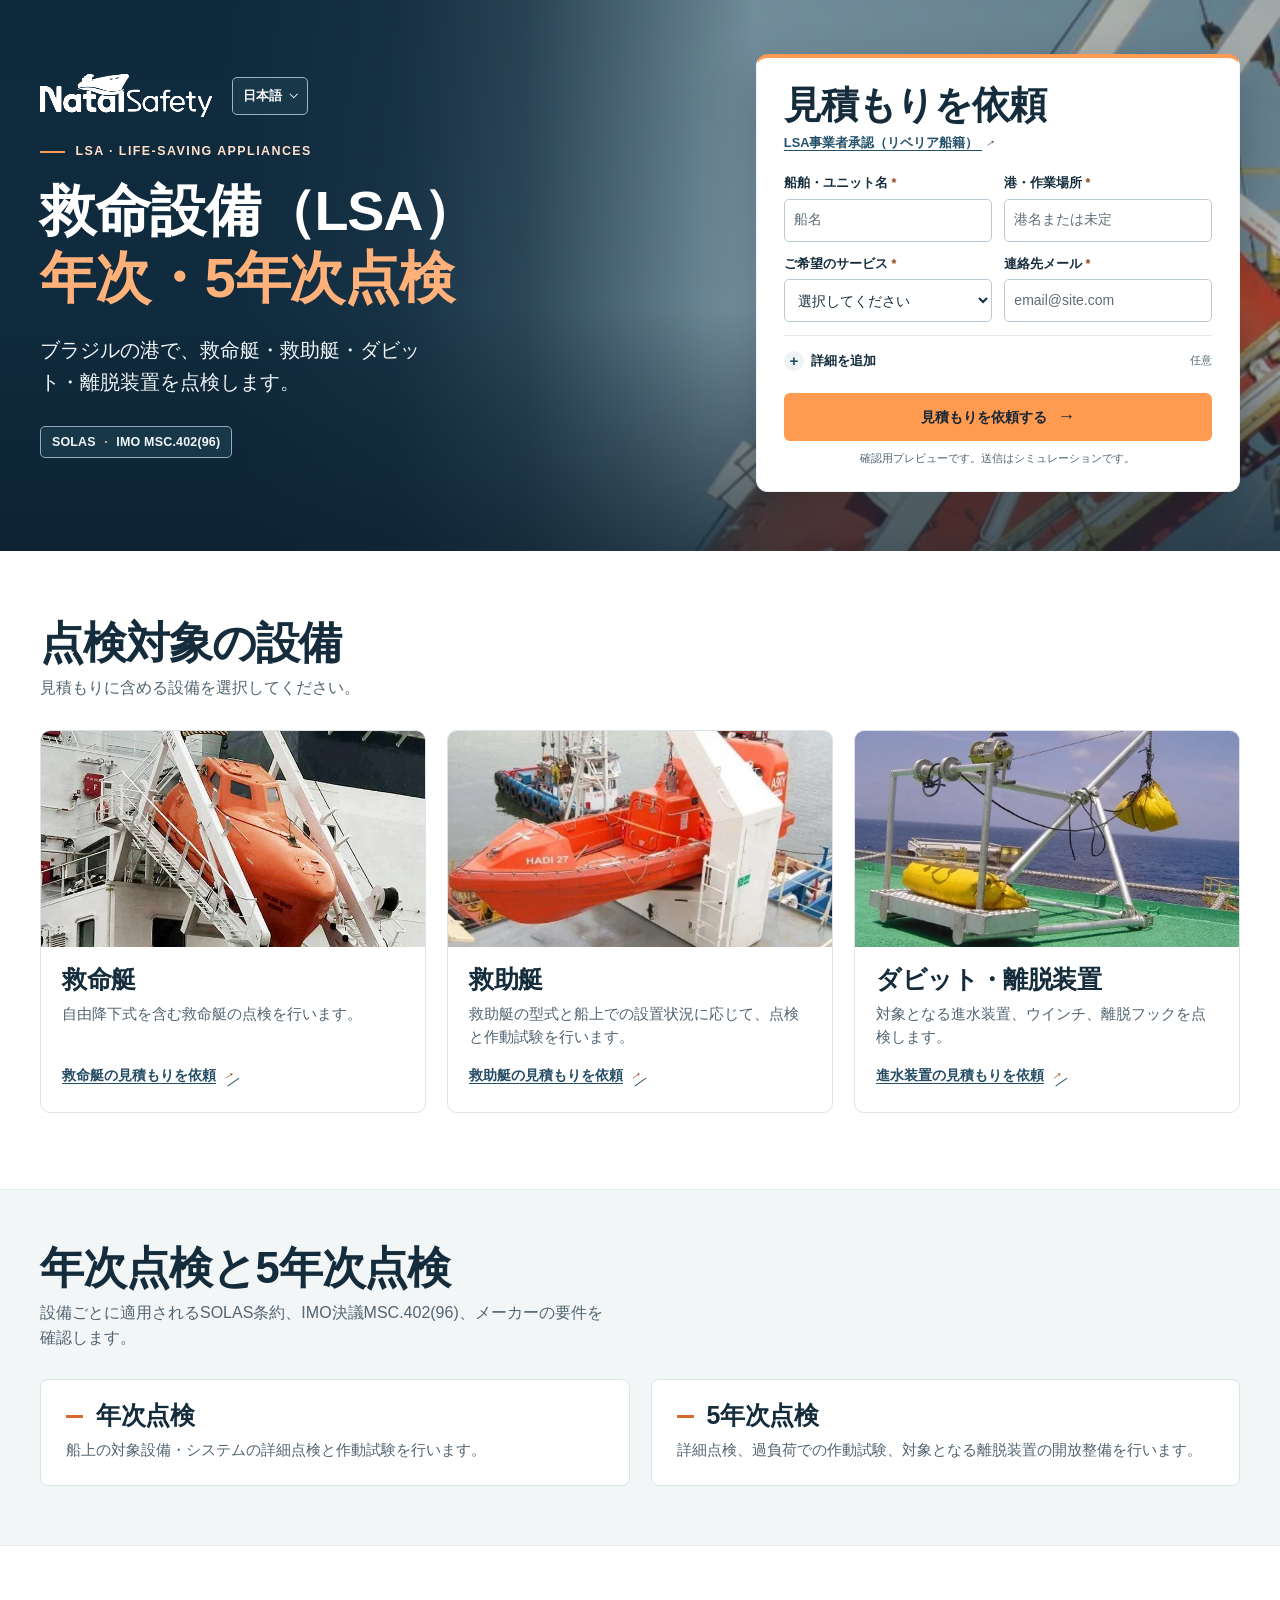
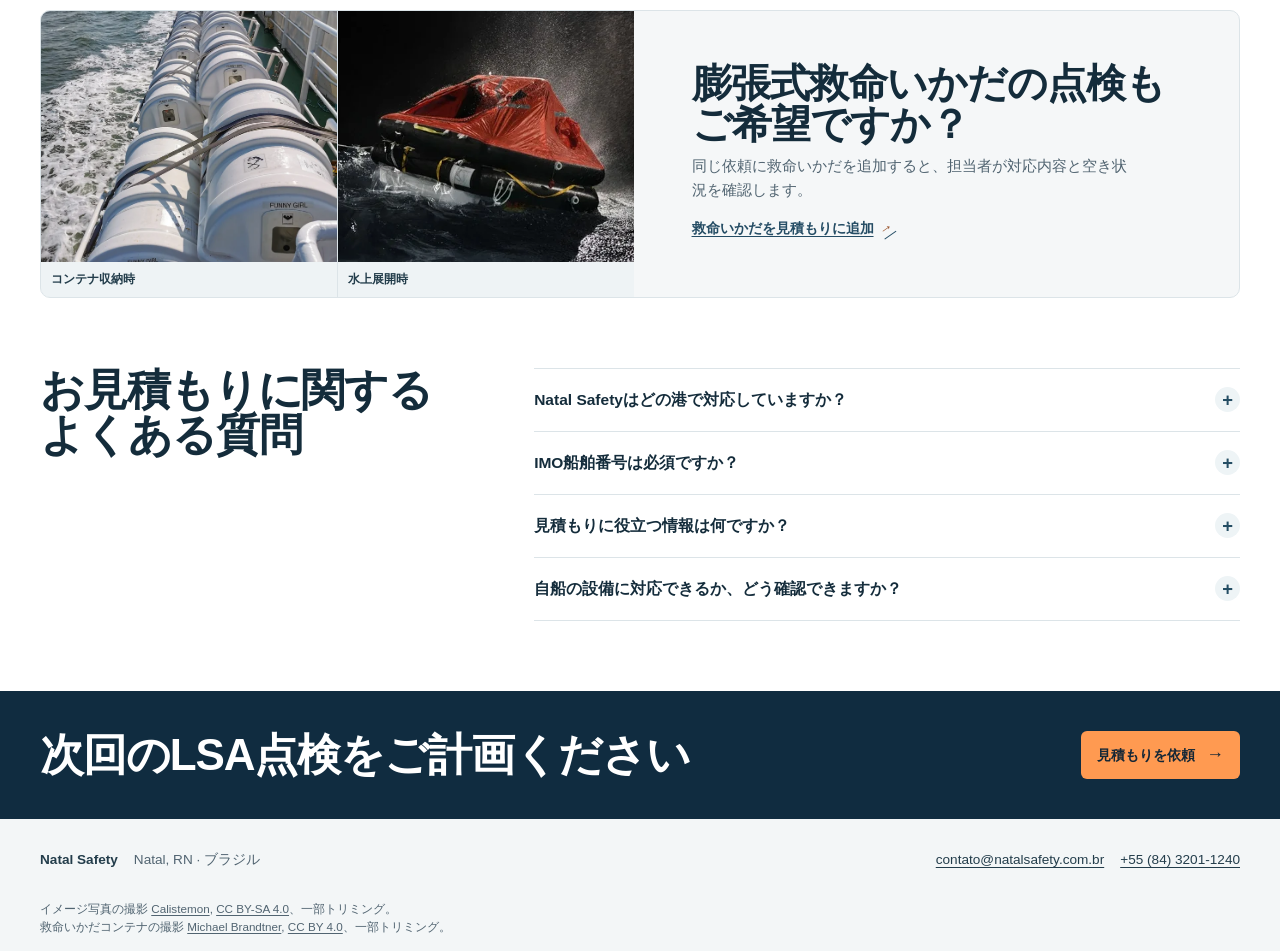
<file: ja/index.html>
<!doctype html>
<html lang="ja">
<head>
  <meta charset="utf-8">
  <meta name="viewport" content="width=device-width, initial-scale=1">
  <title>救命設備（LSA）の年次・5年次点検 | Natal Safety</title>
  <meta name="description" content="ブラジルの港で実施する救命艇、救助艇、ダビット、離脱装置の年次・5年次点検のお見積もりを依頼できます。">
  <meta name="theme-color" content="#102c40">
  <link rel="icon" href="../assets/icon.png" type="image/png">
  <link rel="stylesheet" href="../styles.css">
  <script defer src="../language.js"></script>
  <script defer src="../lead-form.js"></script>
</head>
<body>
  <a class="skip-link" href="#principal">本文へ移動</a>
  <main id="principal">
    <section class="hero" id="inicio" aria-labelledby="titulo">
      <picture class="hero-media">
        <source media="(max-width: 700px)" srcset="../assets/hero-lsa-mobile-600.webp 600w, ../assets/hero-lsa-mobile-1000.webp 1000w" sizes="100vw">
        <img src="../assets/hero-lsa-1440.webp" srcset="../assets/hero-lsa-1440.webp 1440w, ../assets/hero-lsa-2200.webp 2200w" sizes="90vw" width="1440" height="774" alt="" fetchpriority="high">
      </picture>
      <div class="wrap hero-grid">
        <div class="hero-copy">
          <div class="hero-brand-row">
            <img class="hero-logo" src="../assets/natal-safety.webp" alt="Natal Safety" width="390" height="97">
            <details class="language-menu">
              <summary aria-label="言語 · 日本語">日本語</summary>
              <nav aria-label="言語"><a href="../pt/" lang="pt-BR" hreflang="pt-BR" data-language="pt">Português</a><a href="../en/" lang="en" hreflang="en" data-language="en">English</a><a href="../es/" lang="es" hreflang="es" data-language="es">Español</a><a href="../ja/" lang="ja" hreflang="ja" data-language="ja" aria-current="page">日本語</a><a href="../ko/" lang="ko" hreflang="ko" data-language="ko">한국어</a><a href="../zh/" lang="zh-Hans" hreflang="zh-Hans" data-language="zh">简体中文</a></nav>
            </details>
          </div>
          <p class="eyebrow" lang="en">LSA · Life-Saving Appliances</p>
          <h1 id="titulo">救命設備（LSA） <span>年次・5年次点検</span></h1>
          <p class="hero-intro">ブラジルの港で、救命艇・救助艇・ダビット・離脱装置を点検します。</p>
          <p class="hero-standard">SOLAS <span aria-hidden="true">·</span> IMO MSC.402(96)</p>
        </div>

        <section class="quote-card" id="orcamento" tabindex="-1" aria-labelledby="form-title">
          <h2 id="form-title">見積もりを依頼</h2>
          <p class="quote-credential"><a href="https://www.liscr.com/maritime/regulations-and-standards/authorized-lifeboat-service-providers" target="_blank" rel="noopener">LSA事業者承認（リベリア船籍） <span aria-hidden="true">→</span></a></p>

          <form id="lead-form" method="post" data-endpoint="">
            <div class="form-grid">
              <label class="field">
                <span>船舶・ユニット名 <span class="required" aria-hidden="true">*</span></span>
                <input name="vessel" type="text" placeholder="船名" maxlength="100" required>
              </label>
              <label class="field">
                <span>港・作業場所 <span class="required" aria-hidden="true">*</span></span>
                <input name="port" type="text" placeholder="港名または未定" maxlength="100" required>
              </label>
              <label class="field">
                <span>ご希望のサービス <span class="required" aria-hidden="true">*</span></span>
                <select name="inspection" required>
                  <option value="" disabled selected>選択してください</option>
                  <option value="annual">年次点検</option>
                  <option value="five_yearly">5年次点検</option>
                  <option value="annual_and_five_yearly">年次・5年次点検</option>
                  <option value="unsure">相談したい</option>
                  <option value="liferaft">膨張式救命いかだの点検</option>
                </select>
              </label>
              <label class="field">
                <span>連絡先メール <span class="required" aria-hidden="true">*</span></span>
                <input name="email" type="email" autocomplete="email" placeholder="email@site.com" maxlength="254" required>
              </label>
            </div>

            <details class="form-extras" id="detalhes">
              <summary>詳細を追加 <span class="optional" id="equipment-count" data-optional="任意">任意</span></summary>
              <fieldset class="equipment-options">
                <legend>見積もり対象の設備</legend>
                <label><input type="checkbox" name="equipment" value="lifeboat"> 救命艇</label>
                <label><input type="checkbox" name="equipment" value="rescue_boat"> 救助艇</label>
                <label><input type="checkbox" name="equipment" value="davit_release_gear"> ダビット・離脱装置</label>
                <label><input type="checkbox" name="equipment" value="liferaft"> 膨張式救命いかだ</label>
              </fieldset>
              <div class="extra-fields">
                <label class="field">
                  <span>IMO船舶番号</span>
                  <input name="imo" type="text" inputmode="numeric" placeholder="船舶のIMO番号" maxlength="20" autocomplete="off">
                </label>
                <label class="field">
                  <span>寄港予定</span>
                  <input name="window" type="text" placeholder="日付またはETA/ETD" maxlength="100">
                </label>
                <label class="field field-wide">
                  <span>設備の詳細</span>
                  <textarea name="notes" rows="2" maxlength="700" placeholder="台数、メーカー、型式など"></textarea>
                </label>
                <label class="field">
                  <span>会社名</span>
                  <input name="company" type="text" autocomplete="organization" maxlength="120">
                </label>
                <label class="field">
                  <span>電話番号またはWhatsApp</span>
                  <input name="phone" type="tel" autocomplete="tel" placeholder="+55" maxlength="35">
                </label>
              </div>
            </details>

            <div hidden aria-hidden="true">
              <label>Site <input name="website" type="text" autocomplete="off" tabindex="-1"></label>
            </div>
            <button class="primary-button" type="submit" disabled>見積もりを依頼する <span aria-hidden="true">→</span></button>
            <p class="form-note" id="form-note">確認用プレビューです。送信はシミュレーションです。</p>
            <p id="form-status" class="form-status" role="status" tabindex="-1" hidden></p>
            <noscript><p class="form-note">お見積もりのご依頼先 <a href="mailto:contato@natalsafety.com.br">contato@natalsafety.com.br</a>.</p></noscript>
          </form>
        </section>
      </div>
    </section>

    <section class="equipment-section wrap" id="equipamentos" aria-labelledby="equipment-title">
      <div class="section-heading">
        <h2 id="equipment-title">点検対象の設備</h2>
        <p>見積もりに含める設備を選択してください。</p>
      </div>
      <div class="equipment-grid">
        <article class="equipment-card">
          <img src="../assets/baleeira.webp" alt="船尾に設置された自由降下式救命艇" width="700" height="700" loading="lazy" decoding="async">
          <div class="equipment-copy">
            <h3>救命艇</h3>
            <p>自由降下式を含む救命艇の点検を行います。</p>
            <a class="text-link" href="#orcamento" data-equipment="lifeboat">救命艇の見積もりを依頼 <span aria-hidden="true">→</span></a>
          </div>
        </article>
        <article class="equipment-card">
          <img src="../assets/bote-resgate.webp" alt="ダビットのそばに設置されたオレンジ色の救助艇" width="760" height="348" loading="lazy" decoding="async">
          <div class="equipment-copy">
            <h3>救助艇</h3>
            <p>救助艇の型式と船上での設置状況に応じて、点検と作動試験を行います。</p>
            <a class="text-link" href="#orcamento" data-equipment="rescue_boat">救助艇の見積もりを依頼 <span aria-hidden="true">→</span></a>
          </div>
        </article>
        <article class="equipment-card">
          <img src="../assets/turco-teste.webp" alt="船の甲板に設置された荷重試験用バッグ付きの進水装置" width="600" height="300" loading="lazy" decoding="async">
          <div class="equipment-copy">
            <h3>ダビット・離脱装置</h3>
            <p>対象となる進水装置、ウインチ、離脱フックを点検します。</p>
            <a class="text-link" href="#orcamento" data-equipment="davit_release_gear">進水装置の見積もりを依頼 <span aria-hidden="true">→</span></a>
          </div>
        </article>
      </div>
    </section>

    <section class="inspection-section" id="inspecoes" aria-labelledby="inspection-title">
      <div class="wrap">
        <div class="section-heading">
          <h2 id="inspection-title">年次点検と5年次点検</h2>
          <p>設備ごとに適用されるSOLAS条約、IMO決議MSC.402(96)、メーカーの要件を確認します。</p>
        </div>
        <div class="inspection-grid">
          <article>
            <h3>年次点検</h3>
            <p>船上の対象設備・システムの詳細点検と作動試験を行います。</p>
          </article>
          <article>
            <h3>5年次点検</h3>
            <p>詳細点検、過負荷での作動試験、対象となる離脱装置の開放整備を行います。</p>
          </article>
        </div>
      </div>
    </section>

    <section class="wrap complementary-wrap" aria-labelledby="liferaft-title">
      <div class="complementary">
        <div class="liferaft-views">
          <figure>
            <img src="../assets/balsa-fechada.webp" alt="船の甲板に固定された白い円筒形の救命いかだコンテナ" width="690" height="920" loading="lazy" decoding="async">
            <figcaption>コンテナ収納時</figcaption>
          </figure>
          <figure>
            <img src="../assets/balsa.webp" alt="水上に浮かぶ、オレンジ色の覆いが付いた膨張式救命いかだ" width="566" height="378" loading="lazy" decoding="async">
            <figcaption>水上展開時</figcaption>
          </figure>
        </div>
        <div class="complementary-copy">
          <h2 id="liferaft-title">膨張式救命いかだの点検もご希望ですか？</h2>
          <p>同じ依頼に救命いかだを追加すると、担当者が対応内容と空き状況を確認します。</p>
          <a class="text-link" href="#orcamento" data-equipment="liferaft">救命いかだを見積もりに追加 <span aria-hidden="true">→</span></a>
        </div>
      </div>
    </section>

    <section class="faq-section wrap" id="duvidas" aria-labelledby="faq-title">
      <div class="section-heading">
        <h2 id="faq-title">お見積もりに関するよくある質問</h2>
      </div>
      <div class="faq-list">
        <details>
          <summary>Natal Safetyはどの港で対応していますか？</summary>
          <p>ブラジル国内の港で対応しています。港名と、わかる場合は寄港予定をお知らせください。担当者が対応可否を確認します。</p>
        </details>
        <details>
          <summary>IMO船舶番号は必須ですか？</summary>
          <p>IMO船舶番号は任意です。船舶名またはユニット名で依頼を始め、詳細は後から追加できます。</p>
        </details>
        <details>
          <summary>見積もりに役立つ情報は何ですか？</summary>
          <p>設備の種類と台数、メーカー、型式、船籍、船級協会、希望作業日時があると、点検範囲を確認しやすくなります。お手元にあれば、前回の点検報告書と設備の銘板写真もご用意ください。</p>
        </details>
        <details>
          <summary>自船の設備に対応できるか、どう確認できますか？</summary>
          <p>メーカーと型式をお知らせください。設備、船籍、船級協会に応じた承認を担当者が確認します。</p>
        </details>
      </div>
    </section>

    <section class="bottom-cta" aria-label="LSA点検のお見積もり">
      <div class="wrap bottom-inner">
        <h2>次回のLSA点検をご計画ください</h2>
        <a class="primary-button" href="#orcamento">見積もりを依頼 <span aria-hidden="true">→</span></a>
      </div>
    </section>
  </main>

  <footer class="site-footer">
    <div class="wrap footer-inner">
      <p><strong>Natal Safety</strong> <span>Natal, RN · ブラジル</span></p>
      <div>
        <a href="mailto:contato@natalsafety.com.br">contato@natalsafety.com.br</a>
        <a href="tel:+558432011240">+55 (84) 3201-1240</a>
      </div>
    </div>
    <p class="wrap photo-credit">イメージ写真の撮影 <a href="https://commons.wikimedia.org/wiki/File:Freefall_lifeboat_of_the_Bulk_carrier_Queen_Sapphire_at_the_Kwinana_Bulk_Terminal,_June_2024_02.jpg">Calistemon</a>, <a href="https://creativecommons.org/licenses/by-sa/4.0/">CC BY-SA 4.0</a>、一部トリミング。</p>
    <p class="wrap photo-credit">救命いかだコンテナの撮影 <a href="https://commons.wikimedia.org/wiki/File:Rettungsinseln_der_Funny_Girl.jpg">Michael Brandtner</a>, <a href="https://creativecommons.org/licenses/by/4.0/">CC BY 4.0</a>、一部トリミング。</p>
  </footer>
  <script id="form-messages" type="application/json">{"dataUse":"ご入力いただいた情報は、お問い合わせへの回答に使用します。","oneEquipment":"設備を1件選択中","manyEquipment":"設備を{count}件選択中","required":"この項目を入力してください。","requiredService":"サービスを選択してください。","invalidEmail":"有効なメールアドレスを入力してください。","invalidImo":"IMO船舶番号を7桁または8桁で入力するか、空欄のままにしてください。","preview":"テストが完了しました。送信はシミュレーションです。","success":"ご依頼を受け付けました。入力されたメールアドレスにNatal Safetyからご連絡します。","error":"送信できませんでした。もう一度お試しいただくか、contato@natalsafety.com.brまでご連絡ください。"}</script>
</body>
</html>
</file>
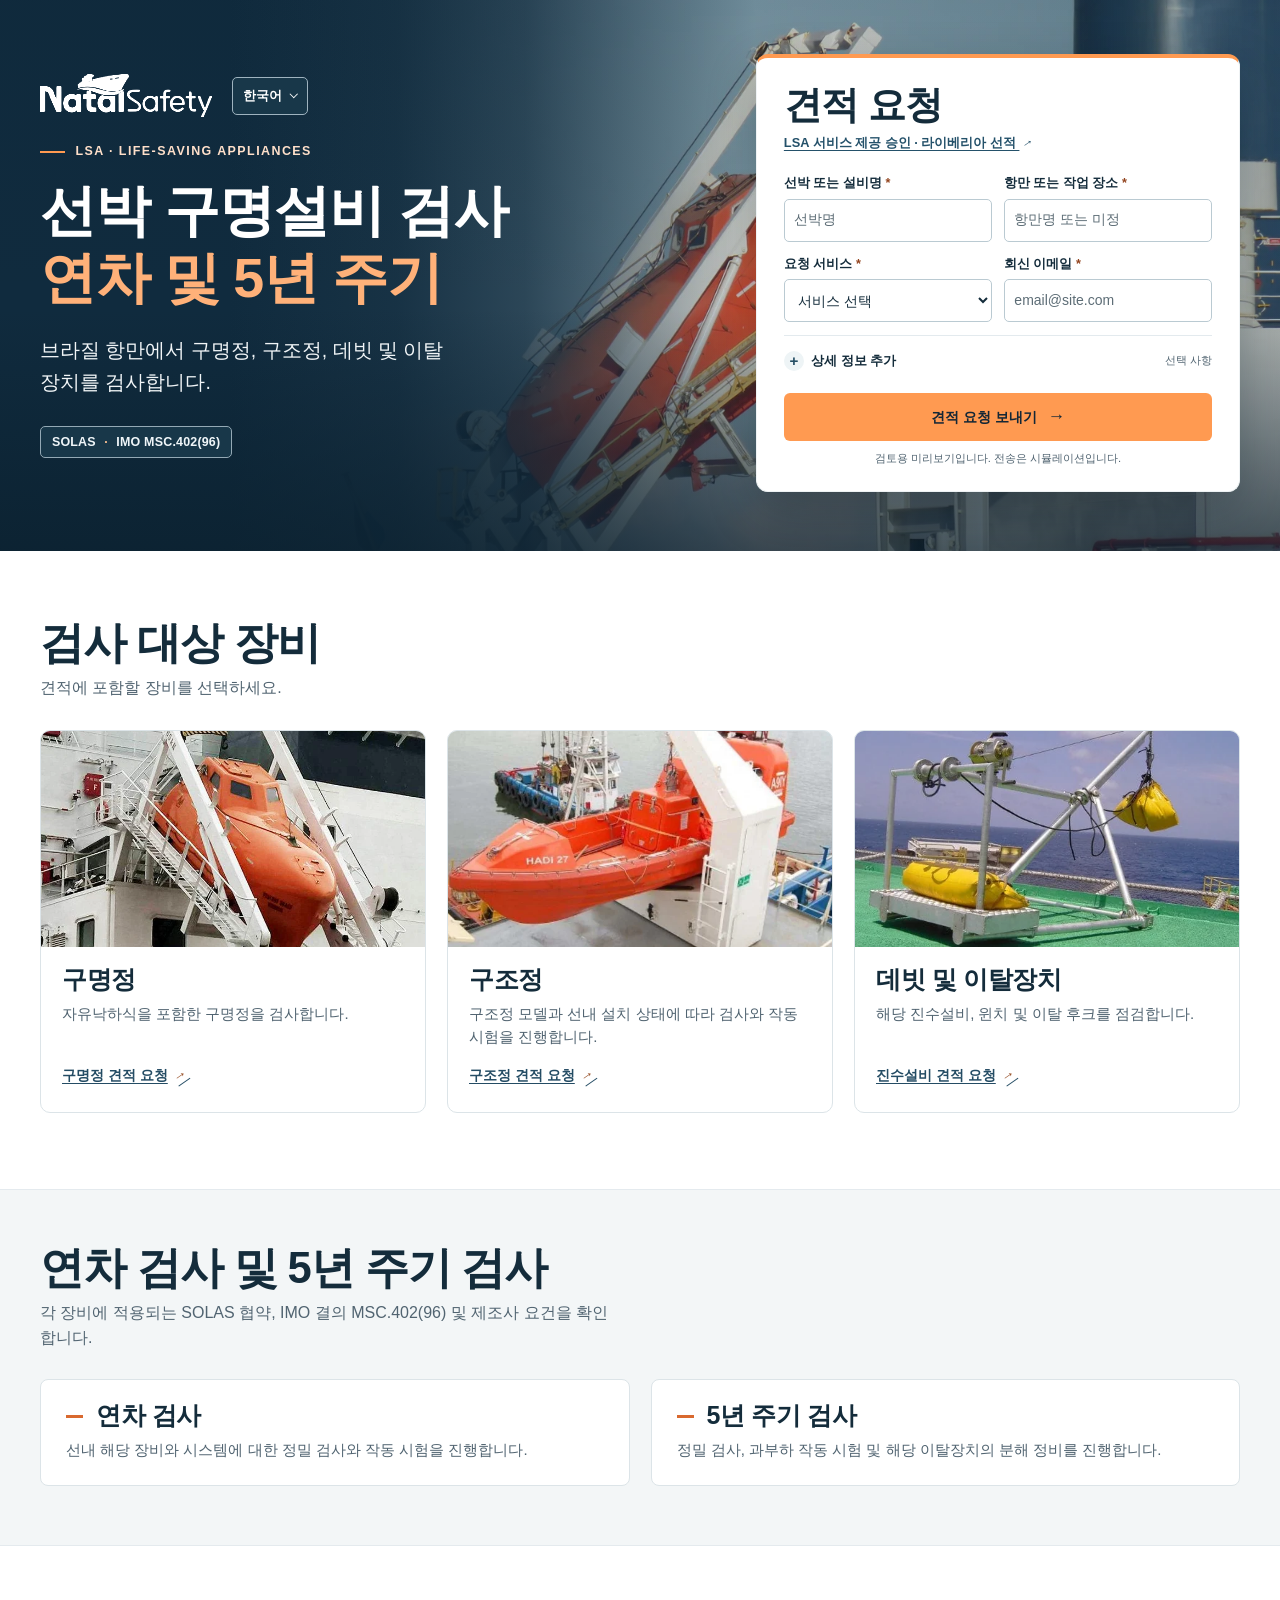
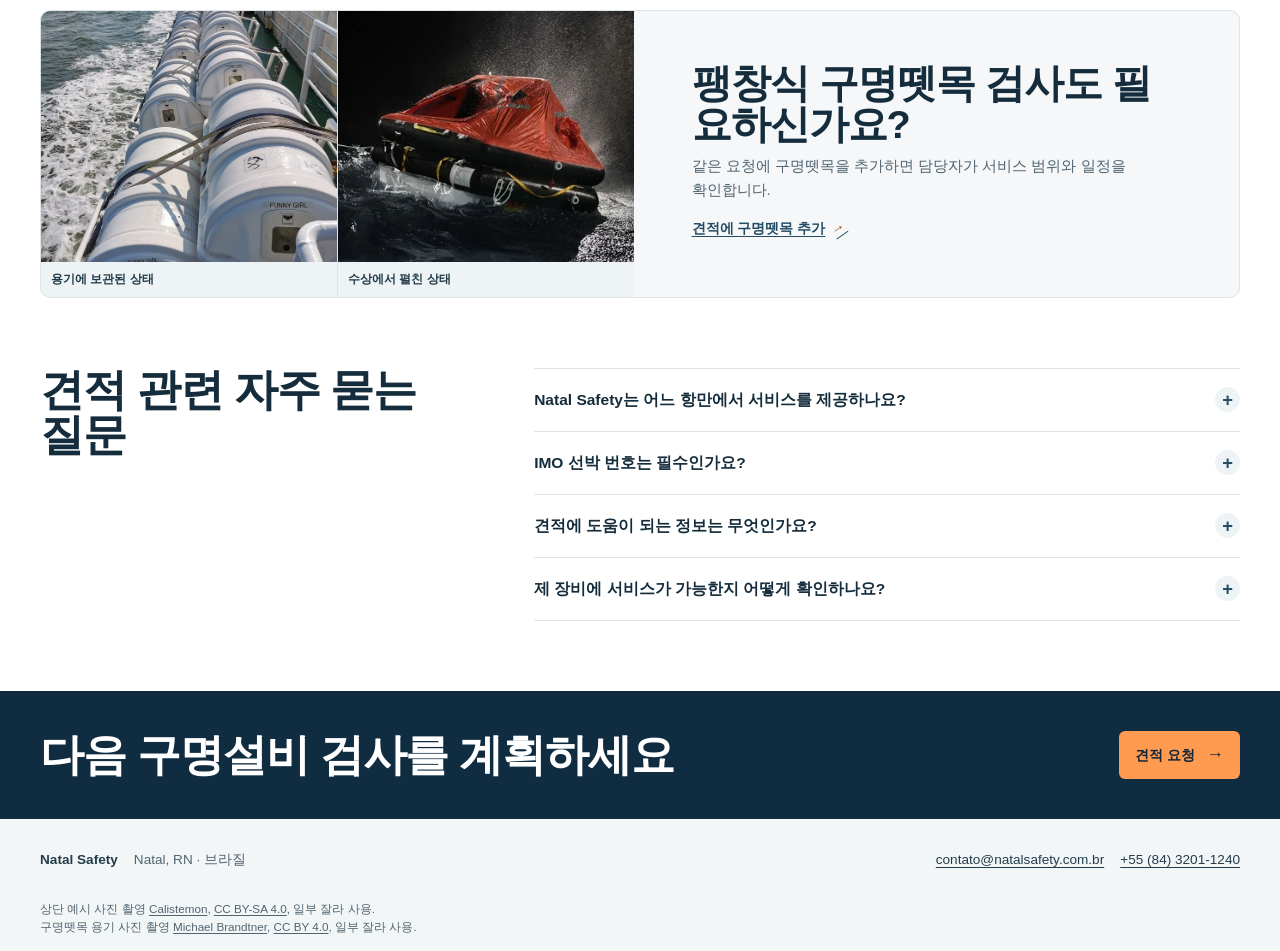
<file: ko/index.html>
<!doctype html>
<html lang="ko">
<head>
  <meta charset="utf-8">
  <meta name="viewport" content="width=device-width, initial-scale=1">
  <title>선박 구명설비(LSA) 연차 및 5년 주기 검사 | Natal Safety</title>
  <meta name="description" content="브라질 항만에서 구명정, 구조정, 데빗 및 이탈장치의 연차 검사와 5년 주기 검사 견적을 요청하세요.">
  <meta name="theme-color" content="#102c40">
  <link rel="icon" href="../assets/icon.png" type="image/png">
  <link rel="stylesheet" href="../styles.css">
  <script defer src="../language.js"></script>
  <script defer src="../lead-form.js"></script>
</head>
<body>
  <a class="skip-link" href="#principal">본문 바로가기</a>
  <main id="principal">
    <section class="hero" id="inicio" aria-labelledby="titulo">
      <picture class="hero-media">
        <source media="(max-width: 700px)" srcset="../assets/hero-lsa-mobile-600.webp 600w, ../assets/hero-lsa-mobile-1000.webp 1000w" sizes="100vw">
        <img src="../assets/hero-lsa-1440.webp" srcset="../assets/hero-lsa-1440.webp 1440w, ../assets/hero-lsa-2200.webp 2200w" sizes="90vw" width="1440" height="774" alt="" fetchpriority="high">
      </picture>
      <div class="wrap hero-grid">
        <div class="hero-copy">
          <div class="hero-brand-row">
            <img class="hero-logo" src="../assets/natal-safety.webp" alt="Natal Safety" width="390" height="97">
            <details class="language-menu">
              <summary aria-label="언어 · 한국어">한국어</summary>
              <nav aria-label="언어"><a href="../pt/" lang="pt-BR" hreflang="pt-BR" data-language="pt">Português</a><a href="../en/" lang="en" hreflang="en" data-language="en">English</a><a href="../es/" lang="es" hreflang="es" data-language="es">Español</a><a href="../ja/" lang="ja" hreflang="ja" data-language="ja">日本語</a><a href="../ko/" lang="ko" hreflang="ko" data-language="ko" aria-current="page">한국어</a><a href="../zh/" lang="zh-Hans" hreflang="zh-Hans" data-language="zh">简体中文</a></nav>
            </details>
          </div>
          <p class="eyebrow" lang="en">LSA · Life-Saving Appliances</p>
          <h1 id="titulo">선박 구명설비 검사 <span>연차 및 5년 주기</span></h1>
          <p class="hero-intro">브라질 항만에서 구명정, 구조정, 데빗 및 이탈장치를 검사합니다.</p>
          <p class="hero-standard">SOLAS <span aria-hidden="true">·</span> IMO MSC.402(96)</p>
        </div>

        <section class="quote-card" id="orcamento" tabindex="-1" aria-labelledby="form-title">
          <h2 id="form-title">견적 요청</h2>
          <p class="quote-credential"><a href="https://www.liscr.com/maritime/regulations-and-standards/authorized-lifeboat-service-providers" target="_blank" rel="noopener">LSA 서비스 제공 승인 · 라이베리아 선적 <span aria-hidden="true">→</span></a></p>

          <form id="lead-form" method="post" data-endpoint="">
            <div class="form-grid">
              <label class="field">
                <span>선박 또는 설비명 <span class="required" aria-hidden="true">*</span></span>
                <input name="vessel" type="text" placeholder="선박명" maxlength="100" required>
              </label>
              <label class="field">
                <span>항만 또는 작업 장소 <span class="required" aria-hidden="true">*</span></span>
                <input name="port" type="text" placeholder="항만명 또는 미정" maxlength="100" required>
              </label>
              <label class="field">
                <span>요청 서비스 <span class="required" aria-hidden="true">*</span></span>
                <select name="inspection" required>
                  <option value="" disabled selected>서비스 선택</option>
                  <option value="annual">연차 검사</option>
                  <option value="five_yearly">5년 주기 검사</option>
                  <option value="annual_and_five_yearly">연차 및 5년 주기 검사</option>
                  <option value="unsure">상담이 필요합니다</option>
                  <option value="liferaft">팽창식 구명뗏목 검사</option>
                </select>
              </label>
              <label class="field">
                <span>회신 이메일 <span class="required" aria-hidden="true">*</span></span>
                <input name="email" type="email" autocomplete="email" placeholder="email@site.com" maxlength="254" required>
              </label>
            </div>

            <details class="form-extras" id="detalhes">
              <summary>상세 정보 추가 <span class="optional" id="equipment-count" data-optional="선택 사항">선택 사항</span></summary>
              <fieldset class="equipment-options">
                <legend>견적 대상 장비</legend>
                <label><input type="checkbox" name="equipment" value="lifeboat"> 구명정</label>
                <label><input type="checkbox" name="equipment" value="rescue_boat"> 구조정</label>
                <label><input type="checkbox" name="equipment" value="davit_release_gear"> 데빗 및 이탈장치</label>
                <label><input type="checkbox" name="equipment" value="liferaft"> 팽창식 구명뗏목</label>
              </fieldset>
              <div class="extra-fields">
                <label class="field">
                  <span>IMO 선박 번호</span>
                  <input name="imo" type="text" inputmode="numeric" placeholder="선박의 IMO 번호" maxlength="20" autocomplete="off">
                </label>
                <label class="field">
                  <span>입출항 일정</span>
                  <input name="window" type="text" placeholder="날짜 또는 ETA/ETD" maxlength="100">
                </label>
                <label class="field field-wide">
                  <span>장비 세부 정보</span>
                  <textarea name="notes" rows="2" maxlength="700" placeholder="수량, 제조사, 모델 등"></textarea>
                </label>
                <label class="field">
                  <span>회사명</span>
                  <input name="company" type="text" autocomplete="organization" maxlength="120">
                </label>
                <label class="field">
                  <span>전화번호 또는 WhatsApp</span>
                  <input name="phone" type="tel" autocomplete="tel" placeholder="+55" maxlength="35">
                </label>
              </div>
            </details>

            <div hidden aria-hidden="true">
              <label>Site <input name="website" type="text" autocomplete="off" tabindex="-1"></label>
            </div>
            <button class="primary-button" type="submit" disabled>견적 요청 보내기 <span aria-hidden="true">→</span></button>
            <p class="form-note" id="form-note">검토용 미리보기입니다. 전송은 시뮬레이션입니다.</p>
            <p id="form-status" class="form-status" role="status" tabindex="-1" hidden></p>
            <noscript><p class="form-note">견적 문의 이메일 <a href="mailto:contato@natalsafety.com.br">contato@natalsafety.com.br</a>.</p></noscript>
          </form>
        </section>
      </div>
    </section>

    <section class="equipment-section wrap" id="equipamentos" aria-labelledby="equipment-title">
      <div class="section-heading">
        <h2 id="equipment-title">검사 대상 장비</h2>
        <p>견적에 포함할 장비를 선택하세요.</p>
      </div>
      <div class="equipment-grid">
        <article class="equipment-card">
          <img src="../assets/baleeira.webp" alt="선박의 선미에 설치된 자유낙하식 구명정" width="700" height="700" loading="lazy" decoding="async">
          <div class="equipment-copy">
            <h3>구명정</h3>
            <p>자유낙하식을 포함한 구명정을 검사합니다.</p>
            <a class="text-link" href="#orcamento" data-equipment="lifeboat">구명정 견적 요청 <span aria-hidden="true">→</span></a>
          </div>
        </article>
        <article class="equipment-card">
          <img src="../assets/bote-resgate.webp" alt="데빗 옆에 설치된 주황색 구조정" width="760" height="348" loading="lazy" decoding="async">
          <div class="equipment-copy">
            <h3>구조정</h3>
            <p>구조정 모델과 선내 설치 상태에 따라 검사와 작동 시험을 진행합니다.</p>
            <a class="text-link" href="#orcamento" data-equipment="rescue_boat">구조정 견적 요청 <span aria-hidden="true">→</span></a>
          </div>
        </article>
        <article class="equipment-card">
          <img src="../assets/turco-teste.webp" alt="하중 시험용 백이 달린 갑판 위 진수설비" width="600" height="300" loading="lazy" decoding="async">
          <div class="equipment-copy">
            <h3>데빗 및 이탈장치</h3>
            <p>해당 진수설비, 윈치 및 이탈 후크를 점검합니다.</p>
            <a class="text-link" href="#orcamento" data-equipment="davit_release_gear">진수설비 견적 요청 <span aria-hidden="true">→</span></a>
          </div>
        </article>
      </div>
    </section>

    <section class="inspection-section" id="inspecoes" aria-labelledby="inspection-title">
      <div class="wrap">
        <div class="section-heading">
          <h2 id="inspection-title">연차 검사 및 5년 주기 검사</h2>
          <p>각 장비에 적용되는 SOLAS 협약, IMO 결의 MSC.402(96) 및 제조사 요건을 확인합니다.</p>
        </div>
        <div class="inspection-grid">
          <article>
            <h3>연차 검사</h3>
            <p>선내 해당 장비와 시스템에 대한 정밀 검사와 작동 시험을 진행합니다.</p>
          </article>
          <article>
            <h3>5년 주기 검사</h3>
            <p>정밀 검사, 과부하 작동 시험 및 해당 이탈장치의 분해 정비를 진행합니다.</p>
          </article>
        </div>
      </div>
    </section>

    <section class="wrap complementary-wrap" aria-labelledby="liferaft-title">
      <div class="complementary">
        <div class="liferaft-views">
          <figure>
            <img src="../assets/balsa-fechada.webp" alt="선박 갑판에 고정된 흰색 원통형 구명뗏목 용기" width="690" height="920" loading="lazy" decoding="async">
            <figcaption>용기에 보관된 상태</figcaption>
          </figure>
          <figure>
            <img src="../assets/balsa.webp" alt="주황색 덮개가 달린 팽창식 구명뗏목이 물에 떠 있는 모습" width="566" height="378" loading="lazy" decoding="async">
            <figcaption>수상에서 펼친 상태</figcaption>
          </figure>
        </div>
        <div class="complementary-copy">
          <h2 id="liferaft-title">팽창식 구명뗏목 검사도 필요하신가요?</h2>
          <p>같은 요청에 구명뗏목을 추가하면 담당자가 서비스 범위와 일정을 확인합니다.</p>
          <a class="text-link" href="#orcamento" data-equipment="liferaft">견적에 구명뗏목 추가 <span aria-hidden="true">→</span></a>
        </div>
      </div>
    </section>

    <section class="faq-section wrap" id="duvidas" aria-labelledby="faq-title">
      <div class="section-heading">
        <h2 id="faq-title">견적 관련 자주 묻는 질문</h2>
      </div>
      <div class="faq-list">
        <details>
          <summary>Natal Safety는 어느 항만에서 서비스를 제공하나요?</summary>
          <p>브라질 항만에서 서비스를 제공합니다. 항만과 가능한 경우 입출항 일정을 알려주시면 담당자가 대응 가능 여부를 확인합니다.</p>
        </details>
        <details>
          <summary>IMO 선박 번호는 필수인가요?</summary>
          <p>IMO 선박 번호는 선택 사항입니다. 선박 또는 설비명으로 먼저 요청하고 세부 정보는 나중에 추가할 수 있습니다.</p>
        </details>
        <details>
          <summary>견적에 도움이 되는 정보는 무엇인가요?</summary>
          <p>장비 종류와 수량, 제조사, 모델, 선적국, 선급 및 희망 작업 일정을 알려주시면 검사 범위를 확인하는 데 도움이 됩니다. 가능하다면 이전 검사 보고서와 장비 명판 사진도 준비해 주세요.</p>
        </details>
        <details>
          <summary>제 장비에 서비스가 가능한지 어떻게 확인하나요?</summary>
          <p>제조사와 모델을 알려주시면 담당자가 장비, 선적국 및 선급에 적용되는 승인을 확인합니다.</p>
        </details>
      </div>
    </section>

    <section class="bottom-cta" aria-label="LSA 검사 견적">
      <div class="wrap bottom-inner">
        <h2>다음 구명설비 검사를 계획하세요</h2>
        <a class="primary-button" href="#orcamento">견적 요청 <span aria-hidden="true">→</span></a>
      </div>
    </section>
  </main>

  <footer class="site-footer">
    <div class="wrap footer-inner">
      <p><strong>Natal Safety</strong> <span>Natal, RN · 브라질</span></p>
      <div>
        <a href="mailto:contato@natalsafety.com.br">contato@natalsafety.com.br</a>
        <a href="tel:+558432011240">+55 (84) 3201-1240</a>
      </div>
    </div>
    <p class="wrap photo-credit">상단 예시 사진 촬영 <a href="https://commons.wikimedia.org/wiki/File:Freefall_lifeboat_of_the_Bulk_carrier_Queen_Sapphire_at_the_Kwinana_Bulk_Terminal,_June_2024_02.jpg">Calistemon</a>, <a href="https://creativecommons.org/licenses/by-sa/4.0/">CC BY-SA 4.0</a>, 일부 잘라 사용.</p>
    <p class="wrap photo-credit">구명뗏목 용기 사진 촬영 <a href="https://commons.wikimedia.org/wiki/File:Rettungsinseln_der_Funny_Girl.jpg">Michael Brandtner</a>, <a href="https://creativecommons.org/licenses/by/4.0/">CC BY 4.0</a>, 일부 잘라 사용.</p>
  </footer>
  <script id="form-messages" type="application/json">{"dataUse":"입력하신 정보는 견적 요청에 회신하는 데 사용됩니다.","oneEquipment":"장비 1개 선택됨","manyEquipment":"장비 {count}개 선택됨","required":"이 항목을 입력해 주세요.","requiredService":"서비스를 선택해 주세요.","invalidEmail":"유효한 이메일 주소를 입력해 주세요.","invalidImo":"IMO 선박 번호 7자리 또는 8자리를 입력하거나 빈칸으로 두세요.","preview":"테스트가 완료되었습니다. 전송은 시뮬레이션입니다.","success":"요청을 접수했습니다. Natal Safety가 입력하신 이메일로 회신합니다.","error":"요청을 전송하지 못했습니다. 다시 시도하거나 contato@natalsafety.com.br로 문의해 주세요."}</script>
</body>
</html>
</file>
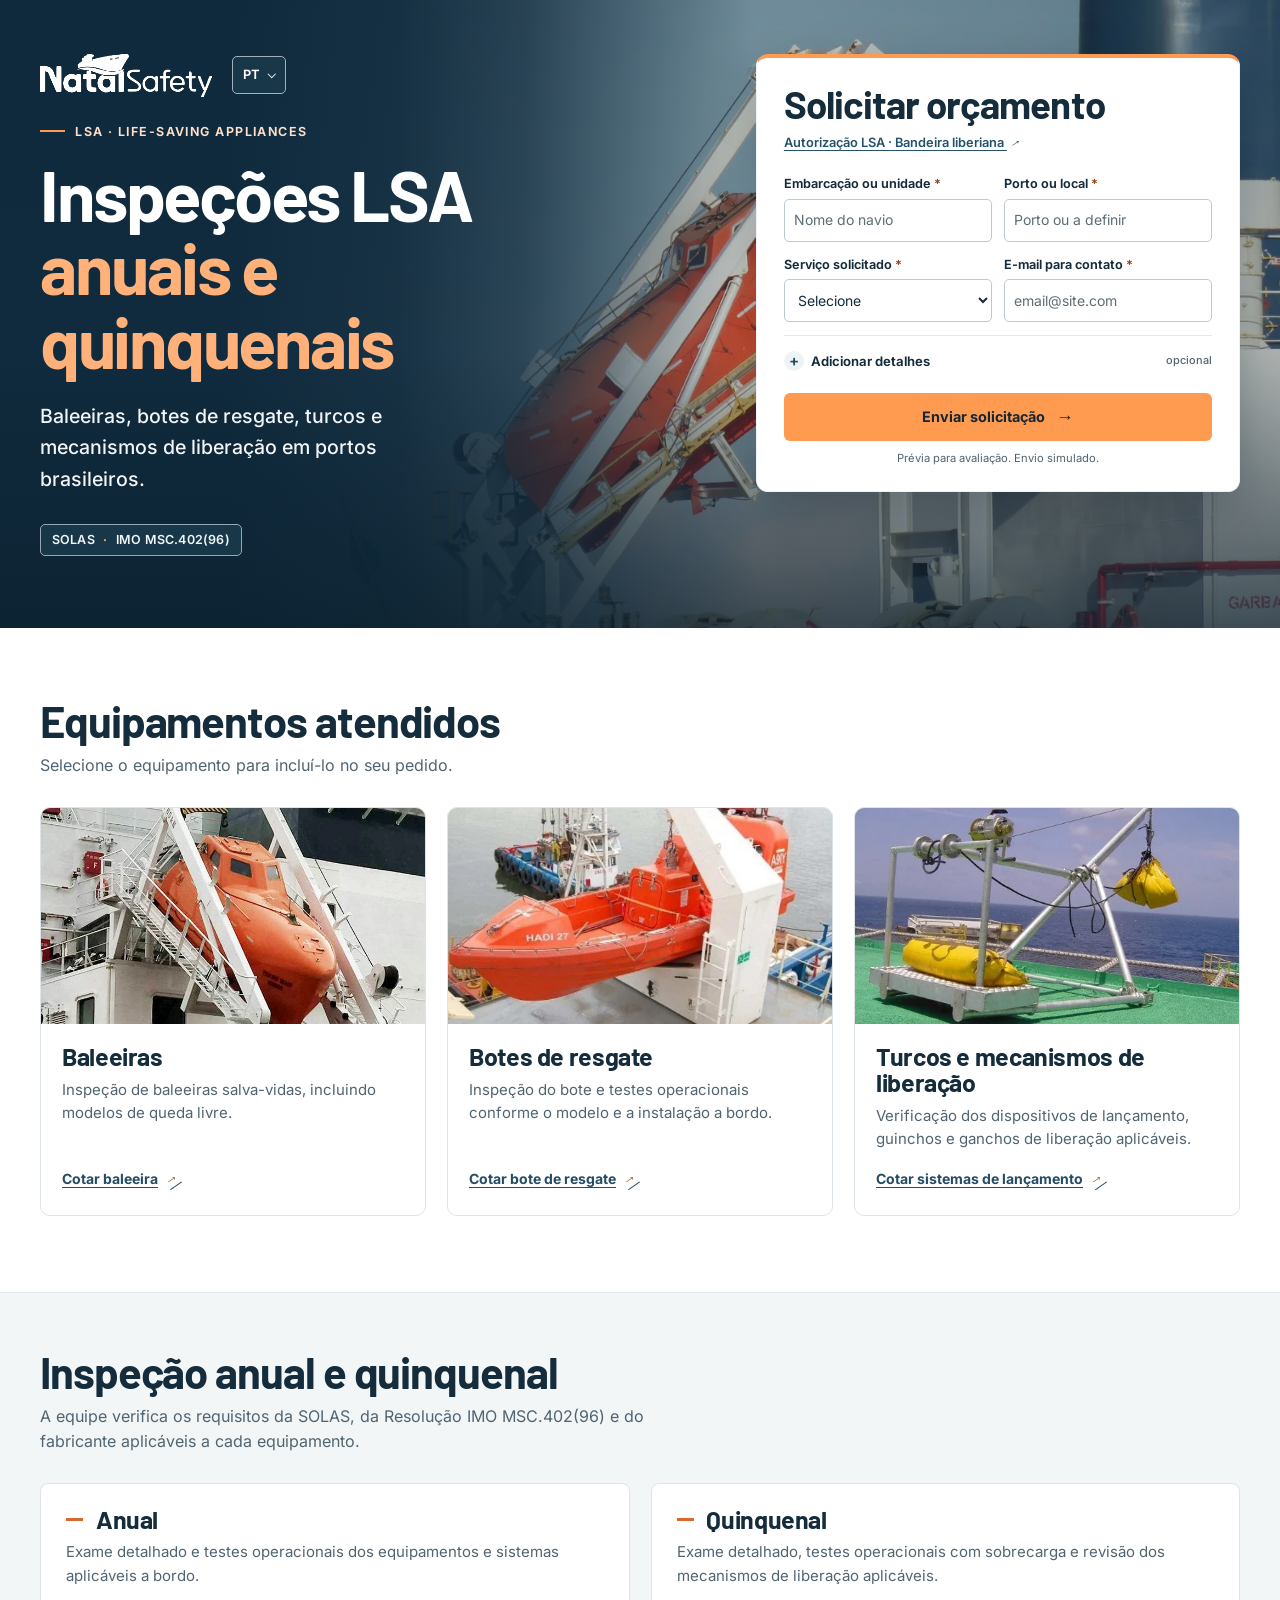
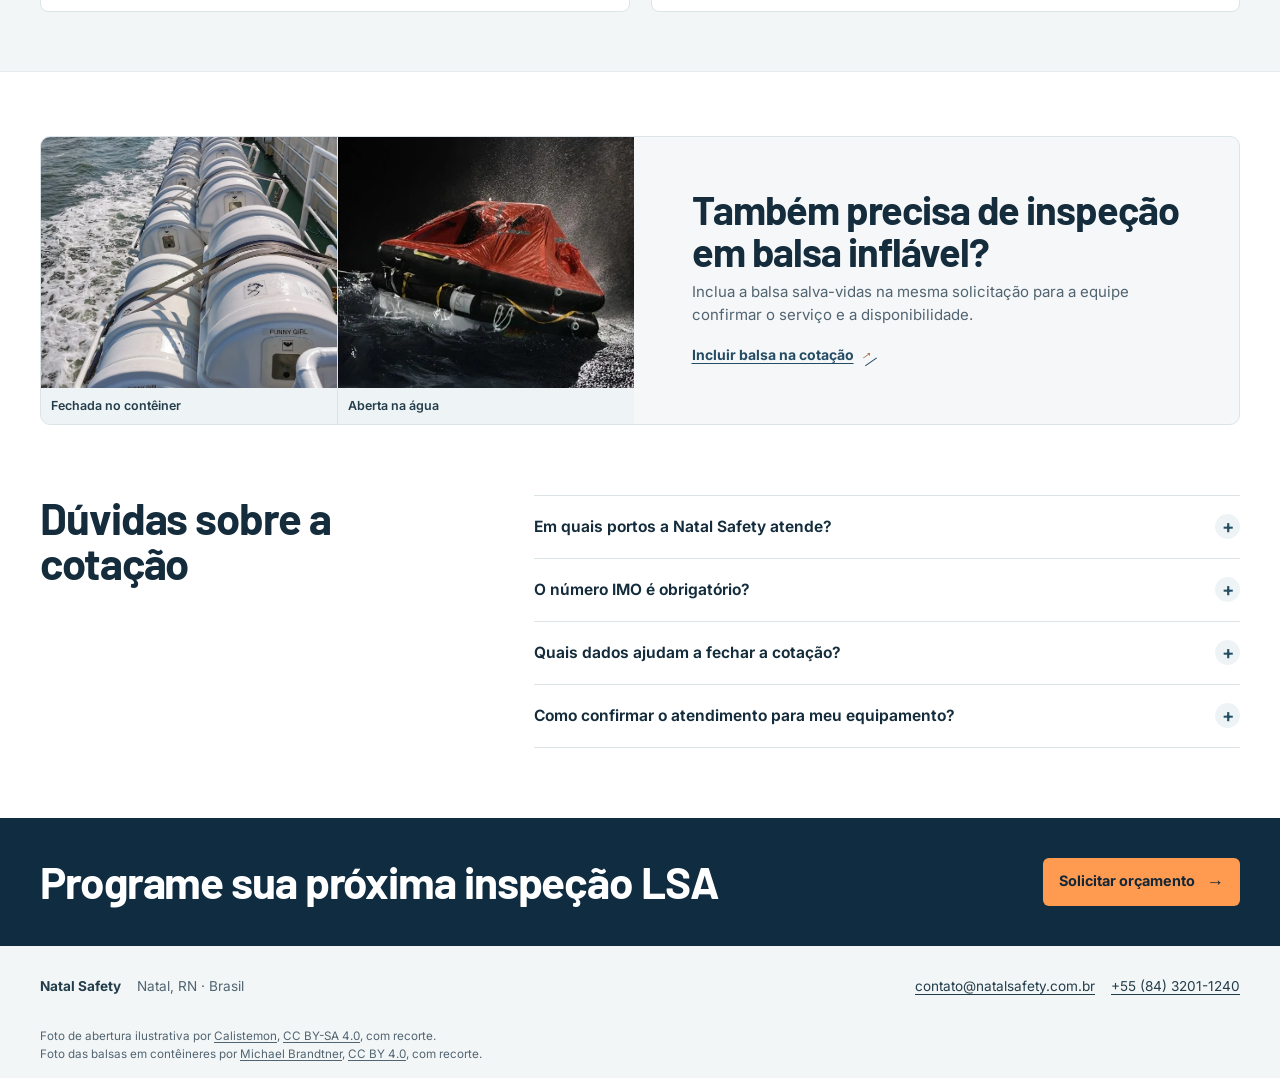
<file: pt/index.html>
<!doctype html>
<html lang="pt-BR">
<head>
  <meta charset="utf-8">
  <meta name="viewport" content="width=device-width, initial-scale=1">
  <title>Inspeções LSA anuais e quinquenais | Natal Safety</title>
  <meta name="description" content="Solicite orçamento para inspeções anuais e quinquenais de baleeiras, botes de resgate, turcos e mecanismos de liberação em portos brasileiros.">
  <meta name="theme-color" content="#102c40">
  <link rel="icon" href="../assets/icon.png" type="image/png">
  <link rel="stylesheet" href="../styles.css">
  <script defer src="../language.js"></script>
  <script defer src="../lead-form.js"></script>
</head>
<body>
  <a class="skip-link" href="#principal">Ir para o conteúdo</a>
  <main id="principal">
    <section class="hero" id="inicio" aria-labelledby="titulo">
      <picture class="hero-media">
        <source media="(max-width: 700px)" srcset="../assets/hero-lsa-mobile-600.webp 600w, ../assets/hero-lsa-mobile-1000.webp 1000w" sizes="100vw">
        <img src="../assets/hero-lsa-1440.webp" srcset="../assets/hero-lsa-1440.webp 1440w, ../assets/hero-lsa-2200.webp 2200w" sizes="90vw" width="1440" height="774" alt="" fetchpriority="high">
      </picture>
      <div class="wrap hero-grid">
        <div class="hero-copy">
          <div class="hero-brand-row">
            <img class="hero-logo" src="../assets/natal-safety.webp" alt="Natal Safety" width="390" height="97">
            <details class="language-menu">
              <summary aria-label="Idioma · PT">PT</summary>
              <nav aria-label="Idioma"><a href="../pt/" lang="pt-BR" hreflang="pt-BR" data-language="pt" aria-current="page">Português</a><a href="../en/" lang="en" hreflang="en" data-language="en">English</a><a href="../es/" lang="es" hreflang="es" data-language="es">Español</a><a href="../ja/" lang="ja" hreflang="ja" data-language="ja">日本語</a><a href="../ko/" lang="ko" hreflang="ko" data-language="ko">한국어</a><a href="../zh/" lang="zh-Hans" hreflang="zh-Hans" data-language="zh">简体中文</a></nav>
            </details>
          </div>
          <p class="eyebrow" lang="en">LSA · Life-Saving Appliances</p>
          <h1 id="titulo">Inspeções LSA <span>anuais e quinquenais</span></h1>
          <p class="hero-intro">Baleeiras, botes de resgate, turcos e mecanismos de liberação em portos brasileiros.</p>
          <p class="hero-standard">SOLAS <span aria-hidden="true">·</span> IMO MSC.402(96)</p>
        </div>

        <section class="quote-card" id="orcamento" tabindex="-1" aria-labelledby="form-title">
          <h2 id="form-title">Solicitar orçamento</h2>
          <p class="quote-credential"><a href="https://www.liscr.com/maritime/regulations-and-standards/authorized-lifeboat-service-providers" target="_blank" rel="noopener">Autorização LSA · Bandeira liberiana <span aria-hidden="true">→</span></a></p>

          <form id="lead-form" method="post" data-endpoint="">
            <div class="form-grid">
              <label class="field">
                <span>Embarcação ou unidade <span class="required" aria-hidden="true">*</span></span>
                <input name="vessel" type="text" placeholder="Nome do navio" maxlength="100" required>
              </label>
              <label class="field">
                <span>Porto ou local <span class="required" aria-hidden="true">*</span></span>
                <input name="port" type="text" placeholder="Porto ou a definir" maxlength="100" required>
              </label>
              <label class="field">
                <span>Serviço solicitado <span class="required" aria-hidden="true">*</span></span>
                <select name="inspection" required>
                  <option value="" disabled selected>Selecione</option>
                  <option value="annual">Anual</option>
                  <option value="five_yearly">Quinquenal</option>
                  <option value="annual_and_five_yearly">Anual e quinquenal</option>
                  <option value="unsure">Preciso de orientação</option>
                  <option value="liferaft">Inspeção de balsa inflável</option>
                </select>
              </label>
              <label class="field">
                <span>E-mail para contato <span class="required" aria-hidden="true">*</span></span>
                <input name="email" type="email" autocomplete="email" placeholder="email@site.com" maxlength="254" required>
              </label>
            </div>

            <details class="form-extras" id="detalhes">
              <summary>Adicionar detalhes <span class="optional" id="equipment-count" data-optional="opcional">opcional</span></summary>
              <fieldset class="equipment-options">
                <legend>Equipamentos para a cotação</legend>
                <label><input type="checkbox" name="equipment" value="lifeboat"> Baleeira</label>
                <label><input type="checkbox" name="equipment" value="rescue_boat"> Bote de resgate</label>
                <label><input type="checkbox" name="equipment" value="davit_release_gear"> Turco e mecanismo de liberação</label>
                <label><input type="checkbox" name="equipment" value="liferaft"> Balsa inflável</label>
              </fieldset>
              <div class="extra-fields">
                <label class="field">
                  <span>Número IMO</span>
                  <input name="imo" type="text" inputmode="numeric" placeholder="Número da embarcação" maxlength="20" autocomplete="off">
                </label>
                <label class="field">
                  <span>Janela da escala</span>
                  <input name="window" type="text" placeholder="Data ou ETA/ETD" maxlength="100">
                </label>
                <label class="field field-wide">
                  <span>Dados dos equipamentos</span>
                  <textarea name="notes" rows="2" maxlength="700" placeholder="Quantidade, fabricante, modelo ou outros detalhes"></textarea>
                </label>
                <label class="field">
                  <span>Empresa</span>
                  <input name="company" type="text" autocomplete="organization" maxlength="120">
                </label>
                <label class="field">
                  <span>Telefone ou WhatsApp</span>
                  <input name="phone" type="tel" autocomplete="tel" placeholder="+55" maxlength="35">
                </label>
              </div>
            </details>

            <div hidden aria-hidden="true">
              <label>Site <input name="website" type="text" autocomplete="off" tabindex="-1"></label>
            </div>
            <button class="primary-button" type="submit" disabled>Enviar solicitação <span aria-hidden="true">→</span></button>
            <p class="form-note" id="form-note">Prévia para avaliação. Envio simulado.</p>
            <p id="form-status" class="form-status" role="status" tabindex="-1" hidden></p>
            <noscript><p class="form-note">Para cotar, escreva para <a href="mailto:contato@natalsafety.com.br">contato@natalsafety.com.br</a>.</p></noscript>
          </form>
        </section>
      </div>
    </section>

    <section class="equipment-section wrap" id="equipamentos" aria-labelledby="equipment-title">
      <div class="section-heading">
        <h2 id="equipment-title">Equipamentos atendidos</h2>
        <p>Selecione o equipamento para incluí-lo no seu pedido.</p>
      </div>
      <div class="equipment-grid">
        <article class="equipment-card">
          <img src="../assets/baleeira.webp" alt="Baleeira de queda livre instalada na popa de um navio" width="700" height="700" loading="lazy" decoding="async">
          <div class="equipment-copy">
            <h3>Baleeiras</h3>
            <p>Inspeção de baleeiras salva-vidas, incluindo modelos de queda livre.</p>
            <a class="text-link" href="#orcamento" data-equipment="lifeboat">Cotar baleeira <span aria-hidden="true">→</span></a>
          </div>
        </article>
        <article class="equipment-card">
          <img src="../assets/bote-resgate.webp" alt="Bote de resgate laranja instalado junto a um turco" width="760" height="348" loading="lazy" decoding="async">
          <div class="equipment-copy">
            <h3>Botes de resgate</h3>
            <p>Inspeção do bote e testes operacionais conforme o modelo e a instalação a bordo.</p>
            <a class="text-link" href="#orcamento" data-equipment="rescue_boat">Cotar bote de resgate <span aria-hidden="true">→</span></a>
          </div>
        </article>
        <article class="equipment-card">
          <img src="../assets/turco-teste.webp" alt="Dispositivo de lançamento com bolsas de carga sobre o convés" width="600" height="300" loading="lazy" decoding="async">
          <div class="equipment-copy">
            <h3>Turcos e mecanismos de liberação</h3>
            <p>Verificação dos dispositivos de lançamento, guinchos e ganchos de liberação aplicáveis.</p>
            <a class="text-link" href="#orcamento" data-equipment="davit_release_gear">Cotar sistemas de lançamento <span aria-hidden="true">→</span></a>
          </div>
        </article>
      </div>
    </section>

    <section class="inspection-section" id="inspecoes" aria-labelledby="inspection-title">
      <div class="wrap">
        <div class="section-heading">
          <h2 id="inspection-title">Inspeção anual e quinquenal</h2>
          <p>A equipe verifica os requisitos da SOLAS, da Resolução IMO MSC.402(96) e do fabricante aplicáveis a cada equipamento.</p>
        </div>
        <div class="inspection-grid">
          <article>
            <h3>Anual</h3>
            <p>Exame detalhado e testes operacionais dos equipamentos e sistemas aplicáveis a bordo.</p>
          </article>
          <article>
            <h3>Quinquenal</h3>
            <p>Exame detalhado, testes operacionais com sobrecarga e revisão dos mecanismos de liberação aplicáveis.</p>
          </article>
        </div>
      </div>
    </section>

    <section class="wrap complementary-wrap" aria-labelledby="liferaft-title">
      <div class="complementary">
        <div class="liferaft-views">
          <figure>
            <img src="../assets/balsa-fechada.webp" alt="Contêineres cilíndricos brancos fixados ao convés do navio" width="690" height="920" loading="lazy" decoding="async">
            <figcaption>Fechada no contêiner</figcaption>
          </figure>
          <figure>
            <img src="../assets/balsa.webp" alt="Balsa salva-vidas inflada com cobertura laranja na água" width="566" height="378" loading="lazy" decoding="async">
            <figcaption>Aberta na água</figcaption>
          </figure>
        </div>
        <div class="complementary-copy">
          <h2 id="liferaft-title">Também precisa de inspeção em balsa inflável?</h2>
          <p>Inclua a balsa salva-vidas na mesma solicitação para a equipe confirmar o serviço e a disponibilidade.</p>
          <a class="text-link" href="#orcamento" data-equipment="liferaft">Incluir balsa na cotação <span aria-hidden="true">→</span></a>
        </div>
      </div>
    </section>

    <section class="faq-section wrap" id="duvidas" aria-labelledby="faq-title">
      <div class="section-heading">
        <h2 id="faq-title">Dúvidas sobre a cotação</h2>
      </div>
      <div class="faq-list">
        <details>
          <summary>Em quais portos a Natal Safety atende?</summary>
          <p>A Natal Safety atende em portos brasileiros. Informe o porto e a janela da escala, se já souber, para a equipe confirmar a disponibilidade.</p>
        </details>
        <details>
          <summary>O número IMO é obrigatório?</summary>
          <p>O IMO é opcional. Você pode iniciar o pedido com o nome da embarcação ou unidade e complementar os dados depois.</p>
        </details>
        <details>
          <summary>Quais dados ajudam a fechar a cotação?</summary>
          <p>Tipo e quantidade de equipamentos, fabricante, modelo, bandeira, classificadora e janela de atendimento ajudam a equipe a confirmar o escopo. Se disponíveis, tenha também o relatório anterior e a foto da plaqueta do equipamento.</p>
        </details>
        <details>
          <summary>Como confirmar o atendimento para meu equipamento?</summary>
          <p>Informe o fabricante e o modelo para a equipe verificar as autorizações aplicáveis ao equipamento, à bandeira e à classificadora.</p>
        </details>
      </div>
    </section>

    <section class="bottom-cta" aria-label="Orçamento de inspeção LSA">
      <div class="wrap bottom-inner">
        <h2>Programe sua próxima inspeção LSA</h2>
        <a class="primary-button" href="#orcamento">Solicitar orçamento <span aria-hidden="true">→</span></a>
      </div>
    </section>
  </main>

  <footer class="site-footer">
    <div class="wrap footer-inner">
      <p><strong>Natal Safety</strong> <span>Natal, RN · Brasil</span></p>
      <div>
        <a href="mailto:contato@natalsafety.com.br">contato@natalsafety.com.br</a>
        <a href="tel:+558432011240">+55 (84) 3201-1240</a>
      </div>
    </div>
    <p class="wrap photo-credit">Foto de abertura ilustrativa por <a href="https://commons.wikimedia.org/wiki/File:Freefall_lifeboat_of_the_Bulk_carrier_Queen_Sapphire_at_the_Kwinana_Bulk_Terminal,_June_2024_02.jpg">Calistemon</a>, <a href="https://creativecommons.org/licenses/by-sa/4.0/">CC BY-SA 4.0</a>, com recorte.</p>
    <p class="wrap photo-credit">Foto das balsas em contêineres por <a href="https://commons.wikimedia.org/wiki/File:Rettungsinseln_der_Funny_Girl.jpg">Michael Brandtner</a>, <a href="https://creativecommons.org/licenses/by/4.0/">CC BY 4.0</a>, com recorte.</p>
  </footer>
  <script id="form-messages" type="application/json">{"dataUse":"Seus dados serão usados para responder à solicitação.","oneEquipment":"1 equipamento selecionado","manyEquipment":"{count} equipamentos selecionados","required":"Preencha este campo.","requiredService":"Selecione um serviço.","invalidEmail":"Informe um endereço de e-mail válido.","invalidImo":"Digite o número IMO com 7 ou 8 dígitos, ou deixe este campo em branco.","preview":"Teste concluído. O envio foi simulado.","success":"Pedido recebido. A equipe da Natal Safety retornará pelo e-mail informado.","error":"O envio falhou. Tente novamente ou escreva para contato@natalsafety.com.br."}</script>
</body>
</html>
</file>
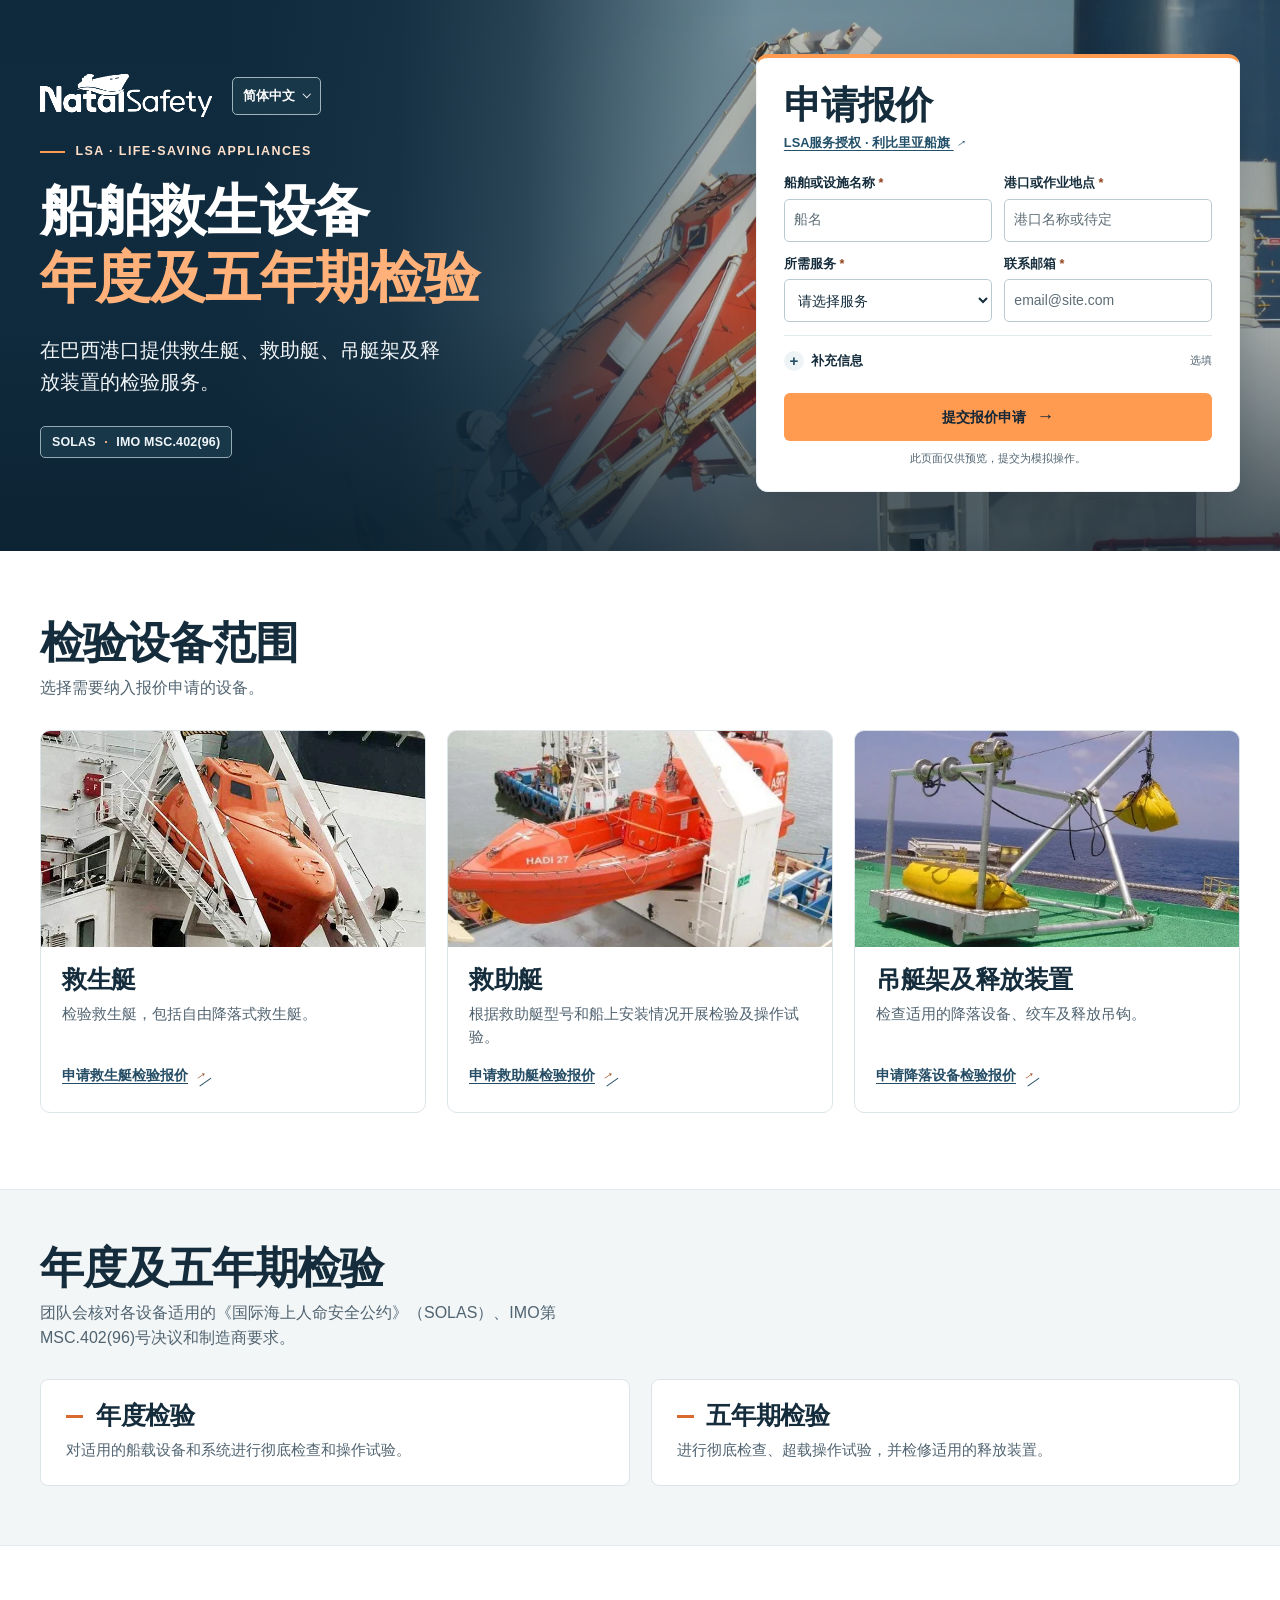
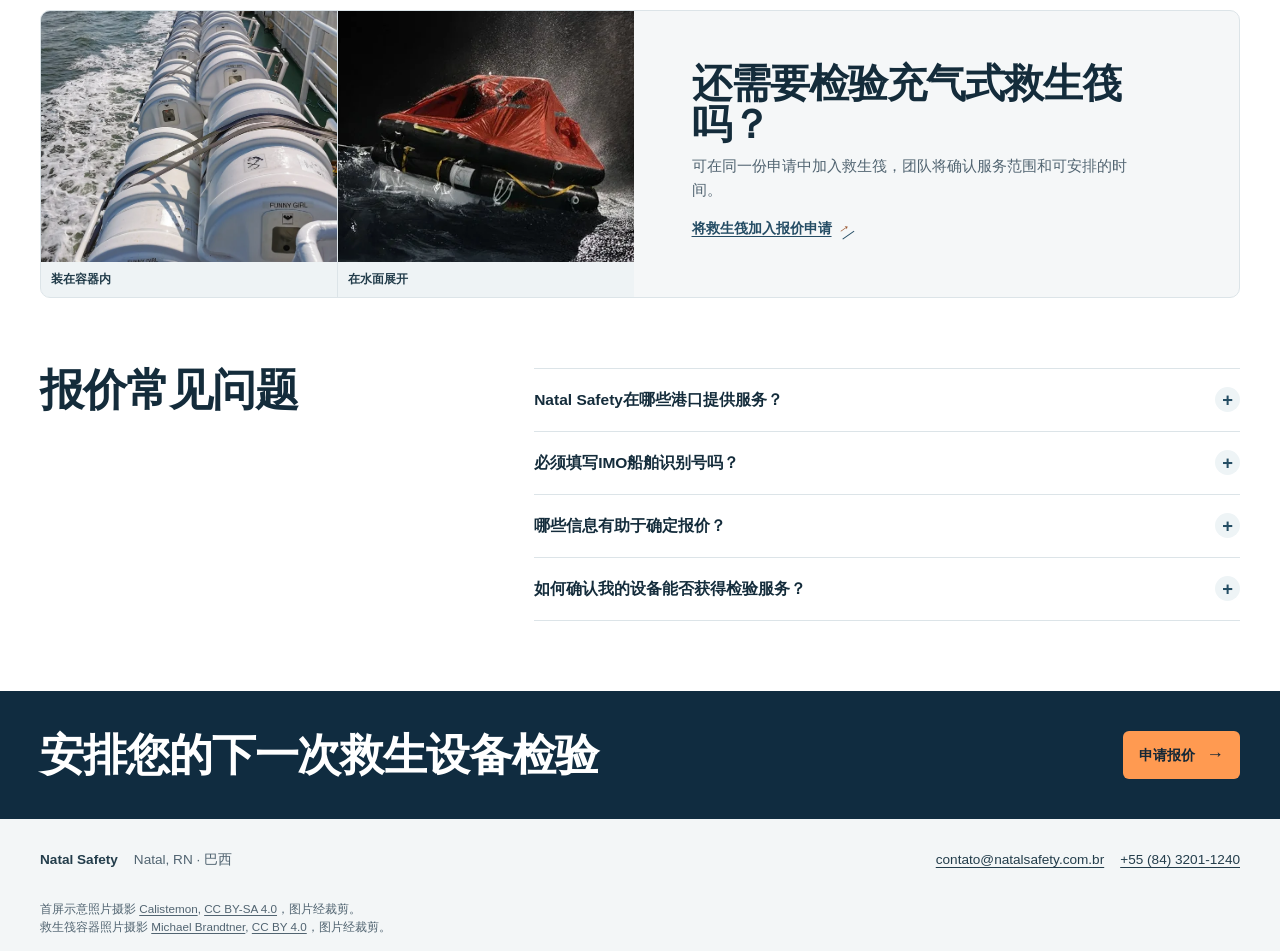
<file: zh/index.html>
<!doctype html>
<html lang="zh-Hans">
<head>
  <meta charset="utf-8">
  <meta name="viewport" content="width=device-width, initial-scale=1">
  <title>救生设备（LSA）年度及五年期检验 | Natal Safety</title>
  <meta name="description" content="申请在巴西港口进行救生艇、救助艇、吊艇架及释放装置的年度和五年期检验报价。">
  <meta name="theme-color" content="#102c40">
  <link rel="icon" href="../assets/icon.png" type="image/png">
  <link rel="stylesheet" href="../styles.css">
  <script defer src="../language.js"></script>
  <script defer src="../lead-form.js"></script>
</head>
<body>
  <a class="skip-link" href="#principal">跳转到正文</a>
  <main id="principal">
    <section class="hero" id="inicio" aria-labelledby="titulo">
      <picture class="hero-media">
        <source media="(max-width: 700px)" srcset="../assets/hero-lsa-mobile-600.webp 600w, ../assets/hero-lsa-mobile-1000.webp 1000w" sizes="100vw">
        <img src="../assets/hero-lsa-1440.webp" srcset="../assets/hero-lsa-1440.webp 1440w, ../assets/hero-lsa-2200.webp 2200w" sizes="90vw" width="1440" height="774" alt="" fetchpriority="high">
      </picture>
      <div class="wrap hero-grid">
        <div class="hero-copy">
          <div class="hero-brand-row">
            <img class="hero-logo" src="../assets/natal-safety.webp" alt="Natal Safety" width="390" height="97">
            <details class="language-menu">
              <summary aria-label="语言 · 简体中文">简体中文</summary>
              <nav aria-label="语言"><a href="../pt/" lang="pt-BR" hreflang="pt-BR" data-language="pt">Português</a><a href="../en/" lang="en" hreflang="en" data-language="en">English</a><a href="../es/" lang="es" hreflang="es" data-language="es">Español</a><a href="../ja/" lang="ja" hreflang="ja" data-language="ja">日本語</a><a href="../ko/" lang="ko" hreflang="ko" data-language="ko">한국어</a><a href="../zh/" lang="zh-Hans" hreflang="zh-Hans" data-language="zh" aria-current="page">简体中文</a></nav>
            </details>
          </div>
          <p class="eyebrow" lang="en">LSA · Life-Saving Appliances</p>
          <h1 id="titulo">船舶救生设备 <span>年度及五年期检验</span></h1>
          <p class="hero-intro">在巴西港口提供救生艇、救助艇、吊艇架及释放装置的检验服务。</p>
          <p class="hero-standard">SOLAS <span aria-hidden="true">·</span> IMO MSC.402(96)</p>
        </div>

        <section class="quote-card" id="orcamento" tabindex="-1" aria-labelledby="form-title">
          <h2 id="form-title">申请报价</h2>
          <p class="quote-credential"><a href="https://www.liscr.com/maritime/regulations-and-standards/authorized-lifeboat-service-providers" target="_blank" rel="noopener">LSA服务授权 · 利比里亚船旗 <span aria-hidden="true">→</span></a></p>

          <form id="lead-form" method="post" data-endpoint="">
            <div class="form-grid">
              <label class="field">
                <span>船舶或设施名称 <span class="required" aria-hidden="true">*</span></span>
                <input name="vessel" type="text" placeholder="船名" maxlength="100" required>
              </label>
              <label class="field">
                <span>港口或作业地点 <span class="required" aria-hidden="true">*</span></span>
                <input name="port" type="text" placeholder="港口名称或待定" maxlength="100" required>
              </label>
              <label class="field">
                <span>所需服务 <span class="required" aria-hidden="true">*</span></span>
                <select name="inspection" required>
                  <option value="" disabled selected>请选择服务</option>
                  <option value="annual">年度检验</option>
                  <option value="five_yearly">五年期检验</option>
                  <option value="annual_and_five_yearly">年度及五年期检验</option>
                  <option value="unsure">需要咨询</option>
                  <option value="liferaft">充气式救生筏检验</option>
                </select>
              </label>
              <label class="field">
                <span>联系邮箱 <span class="required" aria-hidden="true">*</span></span>
                <input name="email" type="email" autocomplete="email" placeholder="email@site.com" maxlength="254" required>
              </label>
            </div>

            <details class="form-extras" id="detalhes">
              <summary>补充信息 <span class="optional" id="equipment-count" data-optional="选填">选填</span></summary>
              <fieldset class="equipment-options">
                <legend>需要报价的设备</legend>
                <label><input type="checkbox" name="equipment" value="lifeboat"> 救生艇</label>
                <label><input type="checkbox" name="equipment" value="rescue_boat"> 救助艇</label>
                <label><input type="checkbox" name="equipment" value="davit_release_gear"> 吊艇架及释放装置</label>
                <label><input type="checkbox" name="equipment" value="liferaft"> 充气式救生筏</label>
              </fieldset>
              <div class="extra-fields">
                <label class="field">
                  <span>IMO船舶识别号</span>
                  <input name="imo" type="text" inputmode="numeric" placeholder="船舶IMO编号" maxlength="20" autocomplete="off">
                </label>
                <label class="field">
                  <span>靠港时间</span>
                  <input name="window" type="text" placeholder="日期或ETA/ETD" maxlength="100">
                </label>
                <label class="field field-wide">
                  <span>设备详情</span>
                  <textarea name="notes" rows="2" maxlength="700" placeholder="数量、制造商、型号等"></textarea>
                </label>
                <label class="field">
                  <span>公司名称</span>
                  <input name="company" type="text" autocomplete="organization" maxlength="120">
                </label>
                <label class="field">
                  <span>电话或WhatsApp</span>
                  <input name="phone" type="tel" autocomplete="tel" placeholder="+55" maxlength="35">
                </label>
              </div>
            </details>

            <div hidden aria-hidden="true">
              <label>Site <input name="website" type="text" autocomplete="off" tabindex="-1"></label>
            </div>
            <button class="primary-button" type="submit" disabled>提交报价申请 <span aria-hidden="true">→</span></button>
            <p class="form-note" id="form-note">此页面仅供预览，提交为模拟操作。</p>
            <p id="form-status" class="form-status" role="status" tabindex="-1" hidden></p>
            <noscript><p class="form-note">如需报价，请发送邮件至 <a href="mailto:contato@natalsafety.com.br">contato@natalsafety.com.br</a>.</p></noscript>
          </form>
        </section>
      </div>
    </section>

    <section class="equipment-section wrap" id="equipamentos" aria-labelledby="equipment-title">
      <div class="section-heading">
        <h2 id="equipment-title">检验设备范围</h2>
        <p>选择需要纳入报价申请的设备。</p>
      </div>
      <div class="equipment-grid">
        <article class="equipment-card">
          <img src="../assets/baleeira.webp" alt="安装在船尾的自由降落式救生艇" width="700" height="700" loading="lazy" decoding="async">
          <div class="equipment-copy">
            <h3>救生艇</h3>
            <p>检验救生艇，包括自由降落式救生艇。</p>
            <a class="text-link" href="#orcamento" data-equipment="lifeboat">申请救生艇检验报价 <span aria-hidden="true">→</span></a>
          </div>
        </article>
        <article class="equipment-card">
          <img src="../assets/bote-resgate.webp" alt="安装在吊艇架旁的橙色救助艇" width="760" height="348" loading="lazy" decoding="async">
          <div class="equipment-copy">
            <h3>救助艇</h3>
            <p>根据救助艇型号和船上安装情况开展检验及操作试验。</p>
            <a class="text-link" href="#orcamento" data-equipment="rescue_boat">申请救助艇检验报价 <span aria-hidden="true">→</span></a>
          </div>
        </article>
        <article class="equipment-card">
          <img src="../assets/turco-teste.webp" alt="带载荷试验袋的甲板降落设备" width="600" height="300" loading="lazy" decoding="async">
          <div class="equipment-copy">
            <h3>吊艇架及释放装置</h3>
            <p>检查适用的降落设备、绞车及释放吊钩。</p>
            <a class="text-link" href="#orcamento" data-equipment="davit_release_gear">申请降落设备检验报价 <span aria-hidden="true">→</span></a>
          </div>
        </article>
      </div>
    </section>

    <section class="inspection-section" id="inspecoes" aria-labelledby="inspection-title">
      <div class="wrap">
        <div class="section-heading">
          <h2 id="inspection-title">年度及五年期检验</h2>
          <p>团队会核对各设备适用的《国际海上人命安全公约》（SOLAS）、IMO第MSC.402(96)号决议和制造商要求。</p>
        </div>
        <div class="inspection-grid">
          <article>
            <h3>年度检验</h3>
            <p>对适用的船载设备和系统进行彻底检查和操作试验。</p>
          </article>
          <article>
            <h3>五年期检验</h3>
            <p>进行彻底检查、超载操作试验，并检修适用的释放装置。</p>
          </article>
        </div>
      </div>
    </section>

    <section class="wrap complementary-wrap" aria-labelledby="liferaft-title">
      <div class="complementary">
        <div class="liferaft-views">
          <figure>
            <img src="../assets/balsa-fechada.webp" alt="固定在船舶甲板上的白色圆柱形救生筏容器" width="690" height="920" loading="lazy" decoding="async">
            <figcaption>装在容器内</figcaption>
          </figure>
          <figure>
            <img src="../assets/balsa.webp" alt="水面上带橙色顶篷的充气救生筏" width="566" height="378" loading="lazy" decoding="async">
            <figcaption>在水面展开</figcaption>
          </figure>
        </div>
        <div class="complementary-copy">
          <h2 id="liferaft-title">还需要检验充气式救生筏吗？</h2>
          <p>可在同一份申请中加入救生筏，团队将确认服务范围和可安排的时间。</p>
          <a class="text-link" href="#orcamento" data-equipment="liferaft">将救生筏加入报价申请 <span aria-hidden="true">→</span></a>
        </div>
      </div>
    </section>

    <section class="faq-section wrap" id="duvidas" aria-labelledby="faq-title">
      <div class="section-heading">
        <h2 id="faq-title">报价常见问题</h2>
      </div>
      <div class="faq-list">
        <details>
          <summary>Natal Safety在哪些港口提供服务？</summary>
          <p>Natal Safety在巴西港口提供服务。请提供港口名称，如已确定，也请告知预计靠港时间，以便团队确认是否可以安排。</p>
        </details>
        <details>
          <summary>必须填写IMO船舶识别号吗？</summary>
          <p>IMO船舶识别号为选填。您可以先用船舶或设施名称提交申请，之后再补充信息。</p>
        </details>
        <details>
          <summary>哪些信息有助于确定报价？</summary>
          <p>设备类型和数量、制造商、型号、船旗、船级社及可作业时间有助于确认检验范围。如有上次检验报告和设备铭牌照片，也请备好。</p>
        </details>
        <details>
          <summary>如何确认我的设备能否获得检验服务？</summary>
          <p>请提供制造商和型号，以便团队核查适用于该设备、船旗和船级社的服务授权。</p>
        </details>
      </div>
    </section>

    <section class="bottom-cta" aria-label="LSA检验报价">
      <div class="wrap bottom-inner">
        <h2>安排您的下一次救生设备检验</h2>
        <a class="primary-button" href="#orcamento">申请报价 <span aria-hidden="true">→</span></a>
      </div>
    </section>
  </main>

  <footer class="site-footer">
    <div class="wrap footer-inner">
      <p><strong>Natal Safety</strong> <span>Natal, RN · 巴西</span></p>
      <div>
        <a href="mailto:contato@natalsafety.com.br">contato@natalsafety.com.br</a>
        <a href="tel:+558432011240">+55 (84) 3201-1240</a>
      </div>
    </div>
    <p class="wrap photo-credit">首屏示意照片摄影 <a href="https://commons.wikimedia.org/wiki/File:Freefall_lifeboat_of_the_Bulk_carrier_Queen_Sapphire_at_the_Kwinana_Bulk_Terminal,_June_2024_02.jpg">Calistemon</a>, <a href="https://creativecommons.org/licenses/by-sa/4.0/">CC BY-SA 4.0</a>，图片经裁剪。</p>
    <p class="wrap photo-credit">救生筏容器照片摄影 <a href="https://commons.wikimedia.org/wiki/File:Rettungsinseln_der_Funny_Girl.jpg">Michael Brandtner</a>, <a href="https://creativecommons.org/licenses/by/4.0/">CC BY 4.0</a>，图片经裁剪。</p>
  </footer>
  <script id="form-messages" type="application/json">{"dataUse":"您填写的信息将用于回复本次报价申请。","oneEquipment":"已选1项设备","manyEquipment":"已选{count}项设备","required":"请填写此项。","requiredService":"请选择一项服务。","invalidEmail":"请输入有效的电子邮箱地址。","invalidImo":"请输入7位或8位IMO船舶识别号，或将此项留空。","preview":"测试完成，本次提交为模拟操作。","success":"已收到您的申请。Natal Safety将通过您填写的邮箱回复。","error":"申请提交失败。请重试，或发送邮件至 contato@natalsafety.com.br。"}</script>
</body>
</html>
</file>
<file: styles.css>
@font-face {
  font-family: Inter;
  src: url("assets/inter.woff2") format("woff2");
  font-weight: 400 700;
  font-display: swap;
}

@font-face {
  font-family: Barlow;
  src: url("assets/barlow-700.woff2") format("woff2");
  font-weight: 700;
  font-display: swap;
}

:root {
  --ink: #142c3b;
  --navy: #102c40;
  --muted: #516471;
  --accent: #ff9a51;
  --accent-hover: #ffb178;
  --line: #dce4e8;
  --soft: #f3f6f7;
  --edge: 36px;
  --display: Barlow, "Arial Narrow", Arial, sans-serif;
  font: 400 16px/1.55 Inter, Arial, sans-serif;
  color: var(--ink);
  background: #fff;
}

*, *::before, *::after { box-sizing: border-box; }
html { scroll-behavior: smooth; }
body { margin: 0; }
h1, h2, h3, p, figure { margin: 0; }
h1, h2, h3 { font-family: var(--display); line-height: 1.04; }
h2 { font-size: clamp(2rem, 3.4vw, 3.125rem); letter-spacing: -.025em; }
h3 { font-size: 1.56rem; letter-spacing: -.015em; }
a { color: inherit; }
img { display: block; max-width: 100%; }
button, input, select, textarea { font: inherit; }
:focus-visible { outline: 3px solid #176c97; outline-offset: 3px; }
[hidden] { display: none !important; }

.wrap {
  width: min(1200px, calc(100% - 2 * var(--edge)));
  margin-inline: auto;
}

.skip-link {
  position: fixed;
  z-index: 10;
  left: 14px;
  top: 10px;
  padding: .65rem 1rem;
  color: var(--ink);
  background: white;
  transform: translateY(-150%);
}

.skip-link:focus { transform: translateY(0); }

.bottom-inner, .footer-inner {
  display: flex;
  align-items: center;
}

.hero {
  position: relative;
  isolation: isolate;
  overflow: hidden;
  color: #fff;
  background: #0f2a3e;
}

.hero-media, .hero::before, .hero::after {
  position: absolute;
  inset: 0;
  pointer-events: none;
}

.hero-media {
  inset-inline-start: 10%;
  z-index: -3;
}

.hero-media img {
  width: 100%;
  height: 100%;
  object-fit: cover;
  object-position: center 24%;
}

.hero::before {
  content: "";
  z-index: -2;
  background: linear-gradient(90deg, #102b3e 0%, #102b3e 18%, rgba(16,43,62,.94) 31%, rgba(16,43,62,.78) 41%, rgba(16,43,62,.14) 59%, rgba(16,43,62,.28) 100%);
}

.hero::after {
  content: "";
  z-index: -1;
  background: linear-gradient(0deg, rgba(10,31,45,.68), transparent 44%, rgba(10,31,45,.09));
}

.hero-grid {
  display: grid;
  grid-template-columns: minmax(0, 1.32fr) minmax(0, 1fr);
  align-items: start;
  gap: clamp(30px, 6vw, 104px);
  padding-block: 54px 59px;
}

.hero-copy {
  align-self: center;
  padding-bottom: 13px;
}

.hero-brand-row {
  display: flex;
  align-items: center;
  gap: 20px;
  margin-bottom: 25px;
}

.hero-logo {
  width: 172px;
  height: auto;
  /* Invert the original logo so its white background disappears in screen blend mode. */
  filter: grayscale(1) invert(1) brightness(3.5) contrast(1.4);
  mix-blend-mode: screen;
}

.language-menu { position: relative; z-index: 1; font-size: .8rem; }
.language-menu > summary {
  display: flex;
  align-items: center;
  gap: .55rem;
  min-height: 38px;
  padding: .35rem .65rem;
  border: 1px solid #9fb3bf;
  border-radius: 5px;
  background: #183749;
  color: #fff;
  font-weight: 650;
  white-space: nowrap;
}
.language-menu > summary::after {
  content: "";
  width: .43em;
  height: .43em;
  margin-bottom: .21em;
  border-right: 1px solid;
  border-bottom: 1px solid;
  transform: rotate(45deg);
}
.language-menu[open] > summary::after { transform: rotate(225deg); }
.language-menu nav {
  position: absolute;
  inset-inline-start: 0;
  top: calc(100% + 6px);
  min-width: 132px;
  padding: 4px;
  border: 1px solid #b7c9d3;
  border-radius: 6px;
  background: #fff;
  box-shadow: 0 10px 24px rgba(8,27,42,.24);
  color: var(--ink);
}
.language-menu a {
  display: block;
  min-height: 36px;
  padding: .45rem .6rem;
  border-radius: 4px;
  text-decoration: none;
  white-space: nowrap;
}
.language-menu a:hover, .language-menu a[aria-current] { background: #e9f0f4; }
.language-menu :focus-visible { outline-color: #ef9a65; }

html[lang="ja"] { --locale-font: "Hiragino Sans", "Yu Gothic", Meiryo, "Noto Sans CJK JP"; }
html[lang="ko"] { --locale-font: "Apple SD Gothic Neo", "Malgun Gothic", "Noto Sans CJK KR"; }
html[lang="zh-Hans"] { --locale-font: "PingFang SC", "Microsoft YaHei", "Noto Sans CJK SC"; }
html:is([lang="ja"], [lang="ko"], [lang="zh-Hans"]) {
  font-family: var(--locale-font), sans-serif;
  --display: var(--locale-font), sans-serif;
}
html:is([lang="ja"], [lang="ko"], [lang="zh-Hans"]) h1 {
  max-width: none;
  font-size: clamp(2.1rem, 4.35vw, 4.25rem);
  line-height: 1.2;
  letter-spacing: -.02em;
}
.language-menu [lang="ja"] { font-family: "Hiragino Sans", "Yu Gothic", "Noto Sans CJK JP", sans-serif; }
.language-menu [lang="ko"] { font-family: "Apple SD Gothic Neo", "Malgun Gothic", "Noto Sans CJK KR", sans-serif; }
.language-menu [lang="zh-Hans"] { font-family: "PingFang SC", "Microsoft YaHei", "Noto Sans CJK SC", sans-serif; }

.eyebrow {
  display: flex;
  align-items: center;
  gap: .65rem;
  color: #ffe0ca;
  font-size: .78rem;
  font-weight: 650;
  letter-spacing: .115em;
  text-transform: uppercase;
  margin-bottom: 17px;
}

.eyebrow::before {
  content: "";
  width: 25px;
  height: 2px;
  background: var(--accent);
}

h1 {
  font-size: clamp(3rem, 5.5vw, 5.35rem);
  letter-spacing: -.035em;
  max-width: 13ch;
}

h1 span { display: block; color: #ffb179; }

.hero-intro {
  max-width: 415px;
  margin-top: 23px;
  color: #f1f5f7;
  font-size: clamp(1rem, 1.58vw, 1.22rem);
  line-height: 1.62;
  font-weight: 500;
}

.hero-standard {
  display: inline-flex;
  align-items: center;
  gap: .53rem;
  margin-top: 28px;
  padding: .34rem .68rem;
  border: 1px solid #94a9b5;
  border-radius: 5px;
  color: #f0f6f9;
  background: #183749;
  font-size: .78rem;
  font-weight: 600;
  letter-spacing: .015em;
}

.hero-standard span { color: #ffc294; }

.quote-card {
  color: var(--ink);
  background: #fff;
  padding: 27px 27px 23px;
  border: 1px solid #eef2f4;
  border-top: 4px solid var(--accent);
  border-radius: 12px;
  box-shadow: 0 18px 48px rgba(6,23,34,.3);
  scroll-margin-top: 14px;
}

.quote-card h2 { font-size: clamp(1.8rem, 3vw, 2.42rem); }
.quote-credential { margin-top: .52rem; color: #24516a; font-size: .8rem; font-weight: 600; }
.quote-credential a { text-underline-offset: .2em; }
.quote-credential a:hover { color: #894019; }
.quote-credential span { display: inline-block; margin-left: .14em; transform: rotate(-35deg); }
.form-grid { display: grid; grid-template-columns: repeat(2,minmax(0,1fr)); align-items: end; gap: 13px 12px; margin-top: 21px; }
.field { display: grid; align-content: start; gap: 5px; min-width: 0; }
.field > span, .equipment-options legend { color: var(--ink); font-size: .79rem; font-weight: 650; }
.required { color: #92431d; }
.optional { margin-left: .18em; color: var(--muted); font-size: .68rem; font-weight: 500; }

input:not([type="checkbox"]), select, textarea {
  width: 100%;
  min-height: 43px;
  padding: .56rem .59rem;
  border: 1px solid #bacad2;
  border-radius: 5px;
  background: #fff;
  color: var(--ink);
  font-size: .875rem;
  line-height: 1.25;
}

input::placeholder, textarea::placeholder { color: #5d6d76; opacity: 1; }
select { padding-inline-end: 3px; }
textarea { resize: vertical; min-height: 66px; }

.form-extras { margin-block: 13px 15px; border-top: 1px solid #e3eaee; }
summary { cursor: pointer; list-style: none; }
summary::-webkit-details-marker { display: none; }
.form-extras summary, .faq-list summary {
  display: flex;
  align-items: center;
  gap: .45rem;
}

.form-extras summary {
  min-height: 42px;
  padding-block: 8px 1px;
  font-size: .82rem;
  font-weight: 650;
}

.form-extras summary::before, .faq-list summary::after {
  content: "+";
  display: grid;
  place-items: center;
  flex: 0 0 auto;
  border-radius: 50%;
  background: #eef4f6;
  color: #254e64;
  width: 20px;
  height: 20px;
  font-size: .95rem;
  line-height: 1;
}

.form-extras[open] summary::before, .faq-list details[open] summary::after { content: "−"; }
.form-extras summary .optional { margin-left: auto; text-align: end; }

.equipment-options {
  display: grid;
  grid-template-columns: repeat(2,minmax(0,1fr));
  gap: .2rem .7rem;
  min-width: 0;
  border: 0;
  padding: 0;
  margin: .45rem 0 .8rem;
}

.equipment-options legend { padding: 0; margin-bottom: .35rem; }

.equipment-options label {
  display: flex;
  align-items: center;
  gap: .35rem;
  min-height: 35px;
  font-size: .78rem;
  cursor: pointer;
}

.equipment-options input { margin: 0; accent-color: #234e67; }
.extra-fields { display: grid; grid-template-columns: repeat(2,minmax(0,1fr)); gap: .7rem; padding-bottom: .35rem; }
.field-wide { grid-column: 1 / -1; }

.primary-button {
  display: inline-flex;
  justify-content: center;
  align-items: center;
  gap: .7rem;
  min-height: 48px;
  padding: .62rem 1rem;
  border: 0;
  border-radius: 6px;
  background: var(--accent);
  color: #142736;
  font-weight: 700;
  font-size: .9rem;
  text-align: center;
  text-decoration: none;
  cursor: pointer;
}

.primary-button span { font-size: 1.1rem; line-height: 1; }
.primary-button:hover { background: var(--accent-hover); }
.primary-button:disabled { cursor: wait; opacity: .75; }
.quote-card .primary-button { width: 100%; }
.form-note { margin-top: 9px; color: var(--muted); font-size: .7rem; text-align: center; }

.form-status {
  margin-top: 12px;
  padding: .62rem .7rem;
  border: 1px solid #b6cbd5;
  border-radius: 5px;
  background: #f0f6f8;
  color: #15384b;
  font-size: .84rem;
}

.form-status[data-state="error"] { color: #7b2525; border-color: #dfb8b8; background: #fff3f2; }
.form-status[data-state="success"] { color: #17483b; border-color: #b0d0c4; background: #edf8f3; }

.equipment-section { padding-block: 70px 76px; scroll-margin-top: 14px; }
.section-heading { margin-bottom: 29px; }
.section-heading > p { margin-top: 10px; color: var(--muted); max-width: 64ch; }
.equipment-grid { display: grid; grid-template-columns: repeat(3,minmax(0,1fr)); gap: 21px; }

.equipment-card {
  display: flex;
  flex-direction: column;
  overflow: hidden;
  border: 1px solid var(--line);
  border-radius: 10px;
  background: #fff;
}

.equipment-card img {
  width: 100%;
  height: auto;
  aspect-ratio: 16/9;
  object-fit: cover;
  object-position: center 51%;
  background: #d4e0e6;
}

.equipment-card:first-child img { object-position: center 46%; }
.equipment-copy { display: flex; flex: 1; flex-direction: column; align-items: flex-start; padding: 20px 21px 19px; }
.equipment-copy p, .inspection-grid p, .complementary p { margin-top: 9px; color: var(--muted); font-size: .935rem; line-height: 1.57; }

.text-link {
  display: inline-flex;
  gap: .4em;
  align-items: center;
  min-height: 44px;
  margin-top: auto;
  padding-top: 11px;
  color: #244c64;
  font-size: .875rem;
  font-weight: 700;
  text-underline-offset: .22em;
  text-decoration-thickness: 1px;
}

.text-link:hover { color: #894019; }
.text-link span { display: inline-block; transform: rotate(-35deg); color: #94491e; }

.inspection-section {
  padding-block: 56px 59px;
  background: var(--soft);
  border-block: 1px solid #e4eaee;
}

.inspection-grid { display: grid; grid-template-columns: repeat(2,minmax(0,1fr)); gap: 21px; }
.inspection-grid article { background: #fff; border: 1px solid var(--line); border-radius: 8px; padding: 23px 25px; }
.inspection-grid h3 { display: flex; align-items: center; gap: .52em; }
.inspection-grid h3::before { content: ""; width: 17px; height: 3px; background: #d9692f; }

.complementary-wrap { padding-block: 64px 0; }
.complementary { display: grid; grid-template-columns: minmax(0,.98fr) minmax(0,1fr); overflow: hidden; border: 1px solid var(--line); border-radius: 10px; background: #f5f7f8; }
.liferaft-views { display: grid; grid-template-columns: repeat(2,minmax(0,1fr)); gap: 1px; background: var(--line); }
.liferaft-views figure { display: grid; grid-template-rows: 1fr auto; min-width: 0; }
.liferaft-views img { width: 100%; height: 100%; min-height: 0; aspect-ratio: 1.18; object-fit: cover; background: #d4e0e6; }
.liferaft-views img[src*="balsa-fechada"] { object-position: center 55%; }
.liferaft-views figcaption { padding: 8px 10px; background: #eef3f5; color: #233d4b; font-size: .78rem; font-weight: 600; }
.complementary-copy { align-self: center; padding: 26px clamp(24px, 4.5vw, 58px); }
.complementary h2 { font-size: clamp(1.8rem, 3.1vw, 2.55rem); }
.complementary p { max-width: 54ch; }

.faq-section { display: grid; grid-template-columns: minmax(0,.78fr) minmax(0,1.28fr); gap: clamp(30px, 5vw, 85px); padding-block: 70px; }
.faq-list { border-top: 1px solid var(--line); }
.faq-list details { border-bottom: 1px solid var(--line); }
.faq-list summary { justify-content: space-between; min-height: 62px; padding-block: 12px; font-weight: 650; font-size: .97rem; }
.faq-list summary::after { width: 25px; height: 25px; font-size: 1.15rem; }
.faq-list details p { color: var(--muted); font-size: .92rem; padding: 0 28px 18px 0; }

.bottom-cta { background: var(--navy); color: #fff; }
.bottom-inner { justify-content: space-between; gap: 1.5rem; padding-block: 40px; }
.bottom-inner h2 { font-size: clamp(1.85rem, 3.6vw, 2.75rem); }
.bottom-inner .primary-button { flex: 0 0 auto; }
.site-footer { background: #f3f6f7; color: #233d4b; font-size: .85rem; }
.footer-inner { justify-content: space-between; min-height: 81px; gap: 16px; padding-block: 15px; }
.footer-inner p, .footer-inner div { display: flex; gap: .7rem 1rem; flex-wrap: wrap; }
.footer-inner p span { color: var(--muted); }
.footer-inner a { text-underline-offset: .2em; }
.photo-credit { color: var(--muted); font-size: .73rem; }
.photo-credit:last-child { padding-bottom: 15px; }
.photo-credit a { text-underline-offset: .2em; }

@media (max-width: 960px) {
  :root { --edge: 26px; }
  .hero-grid { grid-template-columns: minmax(0,1fr) minmax(0,1.05fr); gap: 26px; padding-block: 53px; }
  .hero-copy { padding-bottom: 0; }
  .quote-card { padding-inline: 19px; }
  .equipment-grid { gap: 13px; }
  .equipment-copy { padding-inline: 15px; }
}

@media (max-width: 700px) {
  :root { --edge: 18px; }
  .hero-grid { grid-template-columns: minmax(0,1fr); gap: 22px; padding-block: 23px 29px; }
  .hero-brand-row { gap: 16px; margin-bottom: 15px; }
  .hero-logo { width: 137px; }
  .hero-media { inset: 0 0 auto 0; height: 360px; }
  .hero-media img { object-position: center 32%; }
  .hero::before { background: linear-gradient(90deg, rgba(15,42,62,.94), rgba(15,42,62,.69) 73%, rgba(15,42,62,.44)); }
  .hero::after { background: linear-gradient(180deg, transparent 103px, rgba(15,42,62,.19) 227px, #0f2a3e 360px); }
  .eyebrow { margin-bottom: 10px; font-size: .67rem; }
  .eyebrow::before { width: 17px; }
  h1 { max-width: 14ch; font-size: clamp(2.45rem, 9.5vw, 3.75rem); }
  .hero-intro { margin-top: 12px; font-size: 1rem; line-height: 1.46; }
  .hero-standard { margin-top: 13px; font-size: .7rem; }
  .quote-card { padding: 16px 16px 14px; }
  .quote-card h2 { font-size: 1.92rem; }
  .quote-credential { font-size: .74rem; line-height: 1.45; }
  .form-grid { gap: 11px 9px; margin-top: 14px; }
  .field > span { font-size: .735rem; }
  .optional { font-size: .64rem; }
  input:not([type="checkbox"]), select, textarea { font-size: 1rem; padding-inline: .42rem; }
  input::placeholder, textarea::placeholder { font-size: .78rem; }
  .form-extras { margin-block: 10px; }
  .equipment-section, .faq-section { padding-block: 45px; }
  .section-heading { margin-bottom: 20px; }
  .section-heading > p { margin-top: 8px; }
  .equipment-grid { grid-template-columns: minmax(0,1fr); gap: 15px; }
  .equipment-card img { aspect-ratio: 2/1; }
  .equipment-copy { padding: 16px 18px 13px; }
  .inspection-section { padding-block: 37px; }
  .inspection-grid { grid-template-columns: minmax(0,1fr); gap: 12px; }
  .inspection-grid article { padding: 17px; }
  .complementary-wrap { padding-top: 38px; }
  .complementary { grid-template-columns: minmax(0,1fr); }
  .liferaft-views figcaption { padding: 7px 8px; font-size: .72rem; }
  .complementary-copy { padding: 19px 17px 14px; }
  .faq-section { display: block; }
  .bottom-inner, .footer-inner { align-items: flex-start; flex-direction: column; }
  .bottom-inner { padding-block: 30px; gap: 17px; }
  .footer-inner { gap: 8px; }
}

@media (max-width: 365px) {
  :root { --edge: 12px; }
  .hero-grid { gap: 18px; padding-block-start: 18px; }
  .hero-brand-row { margin-bottom: 13px; }
  .hero-logo { width: 120px; }
  h1 { font-size: clamp(2.125rem, 10vw, 2.3rem); }
  .hero-intro { font-size: .94rem; }
  .hero-standard { margin-top: 10px; }
  .quote-card { padding-inline: 12px; }
  .quote-card h2 { font-size: 1.72rem; }
  .form-grid { gap: 9px 7px; }
  .field > span { font-size: .7rem; }
  .optional { font-size: .61rem; }
}

@media (prefers-reduced-motion: reduce) {
  html { scroll-behavior: auto; }
}
</file>
